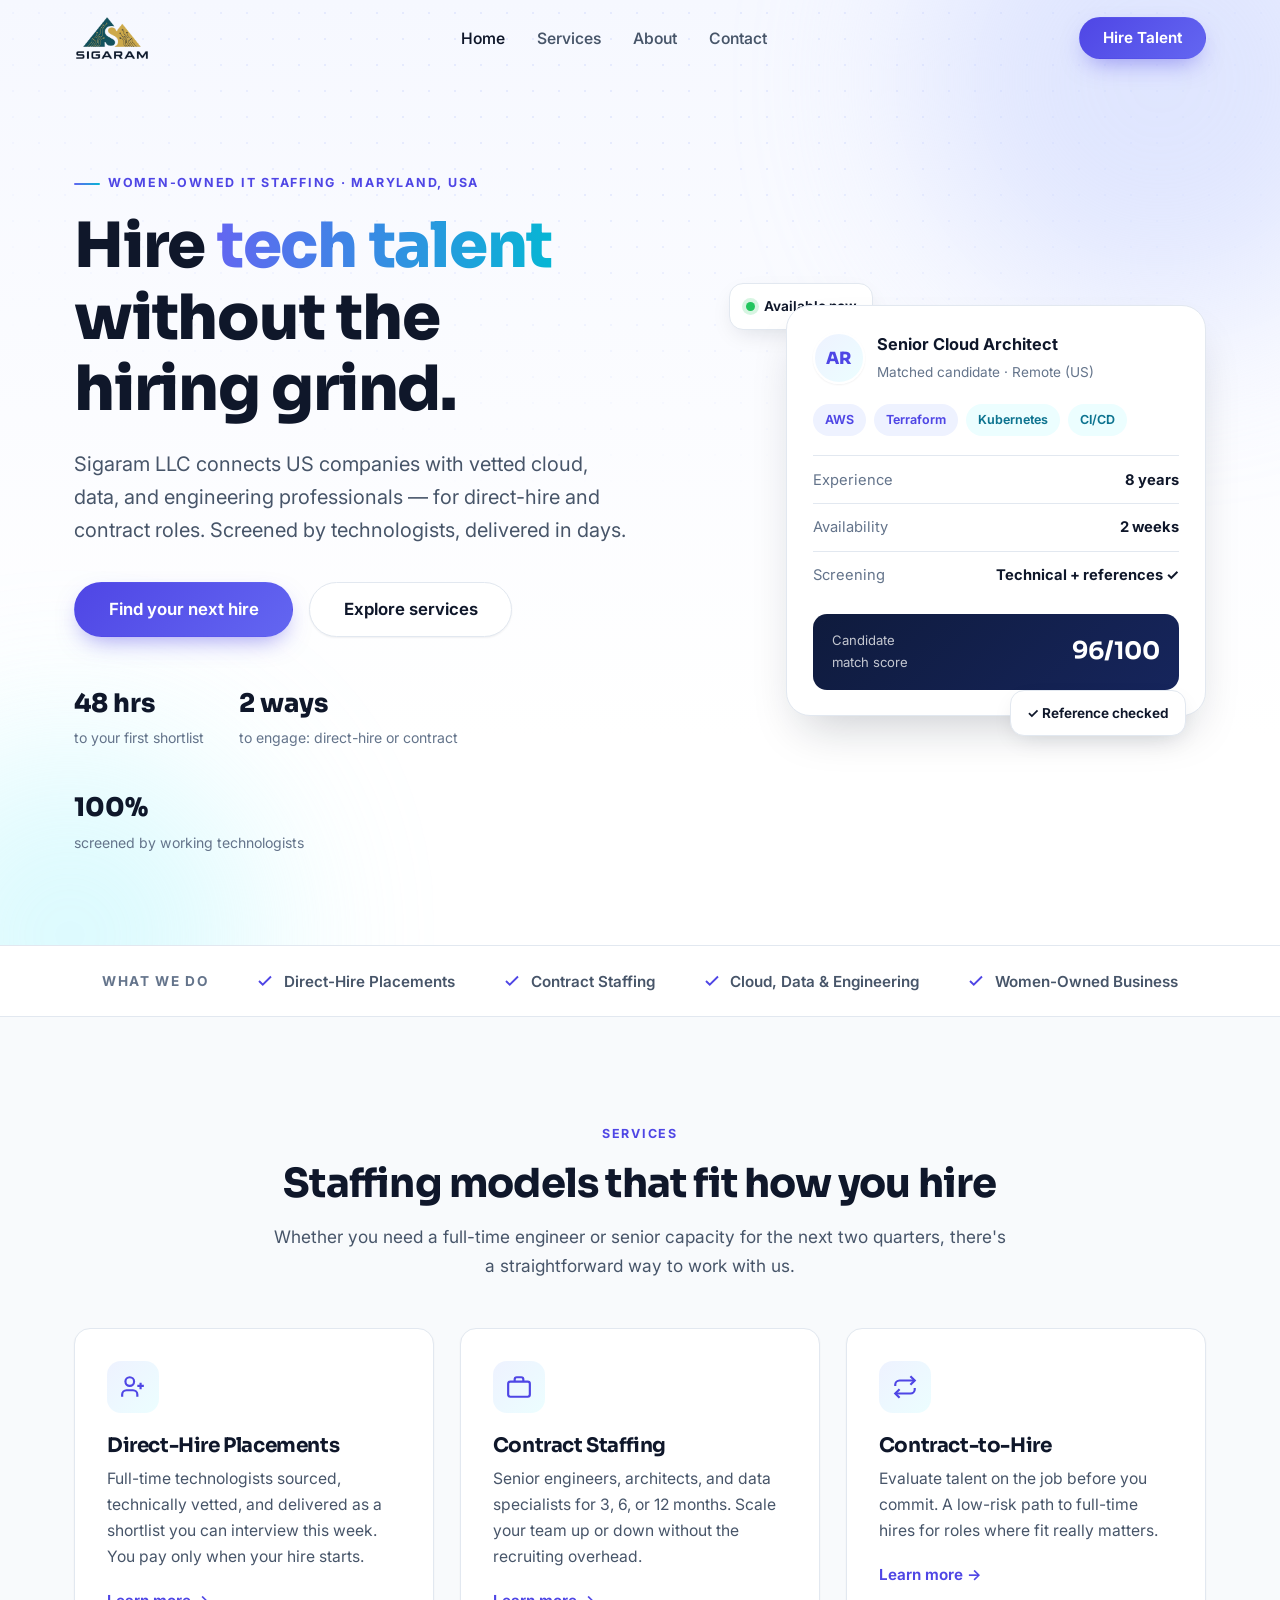
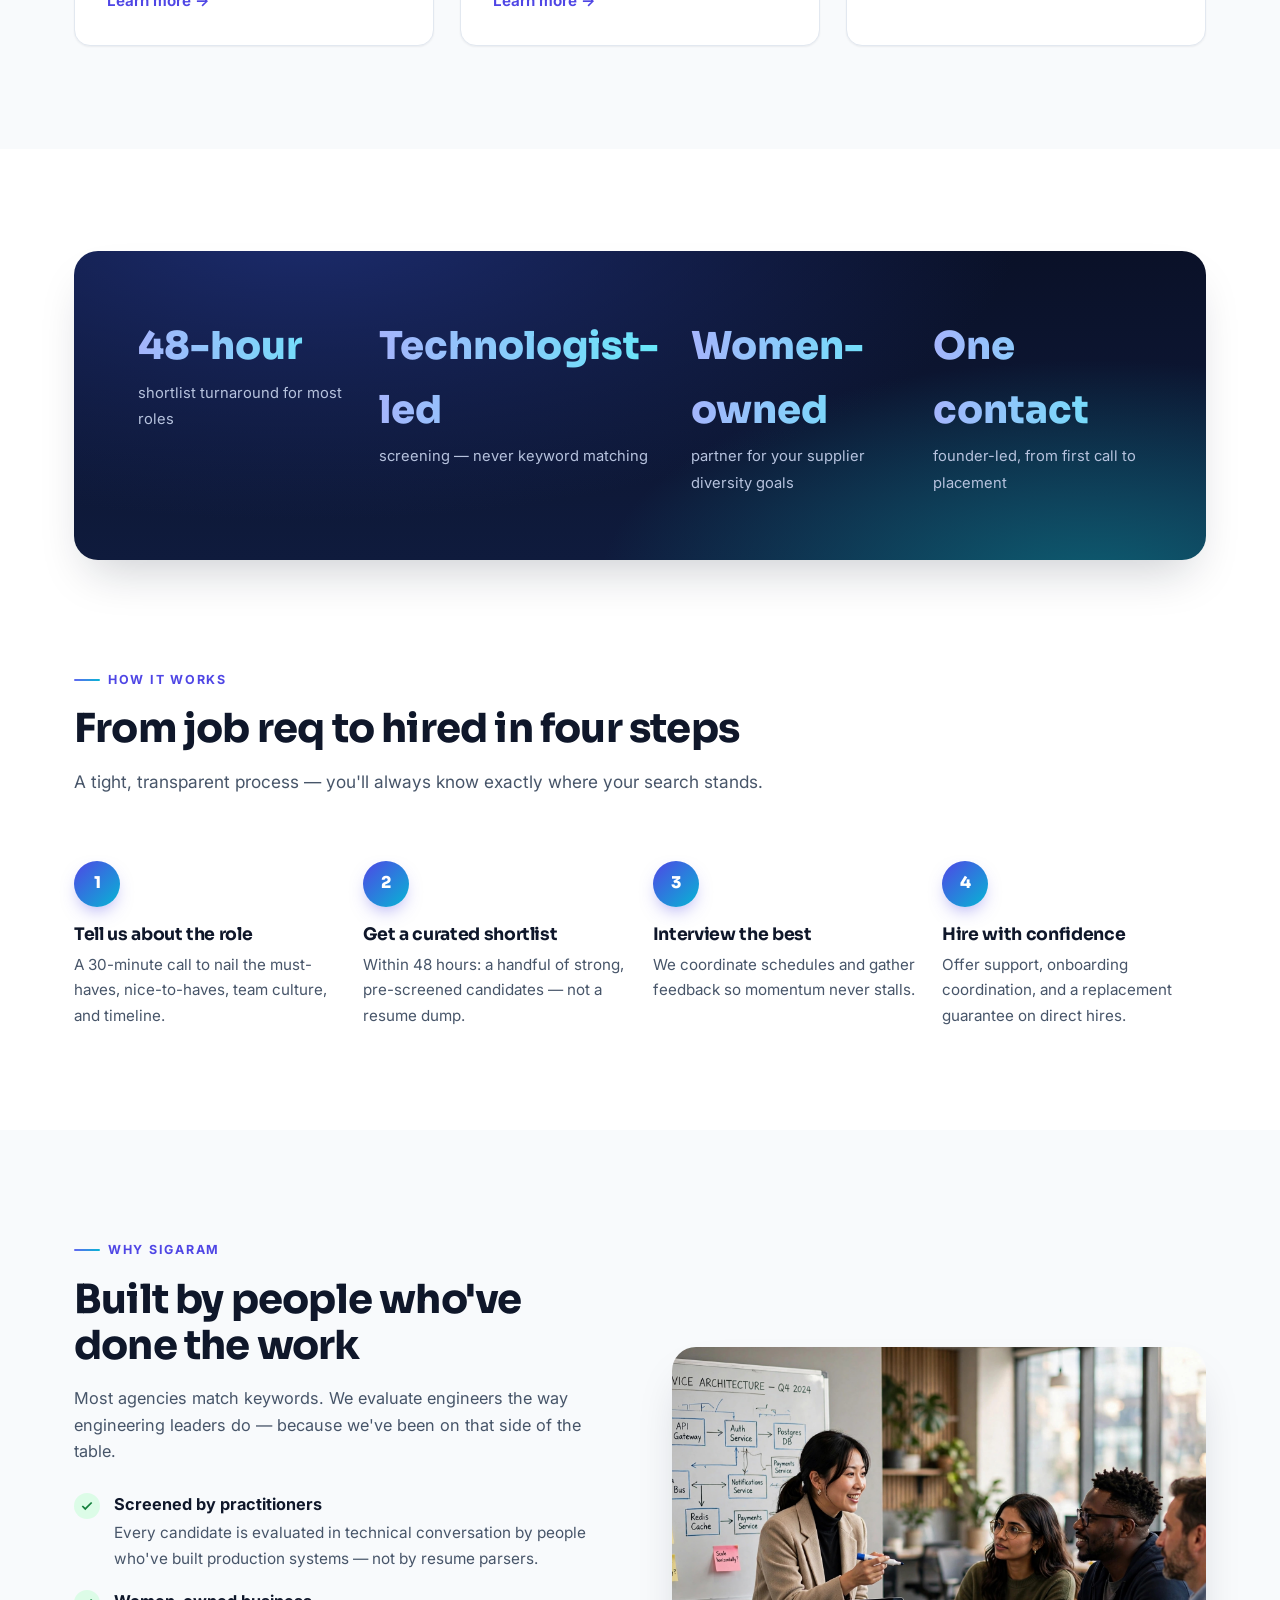
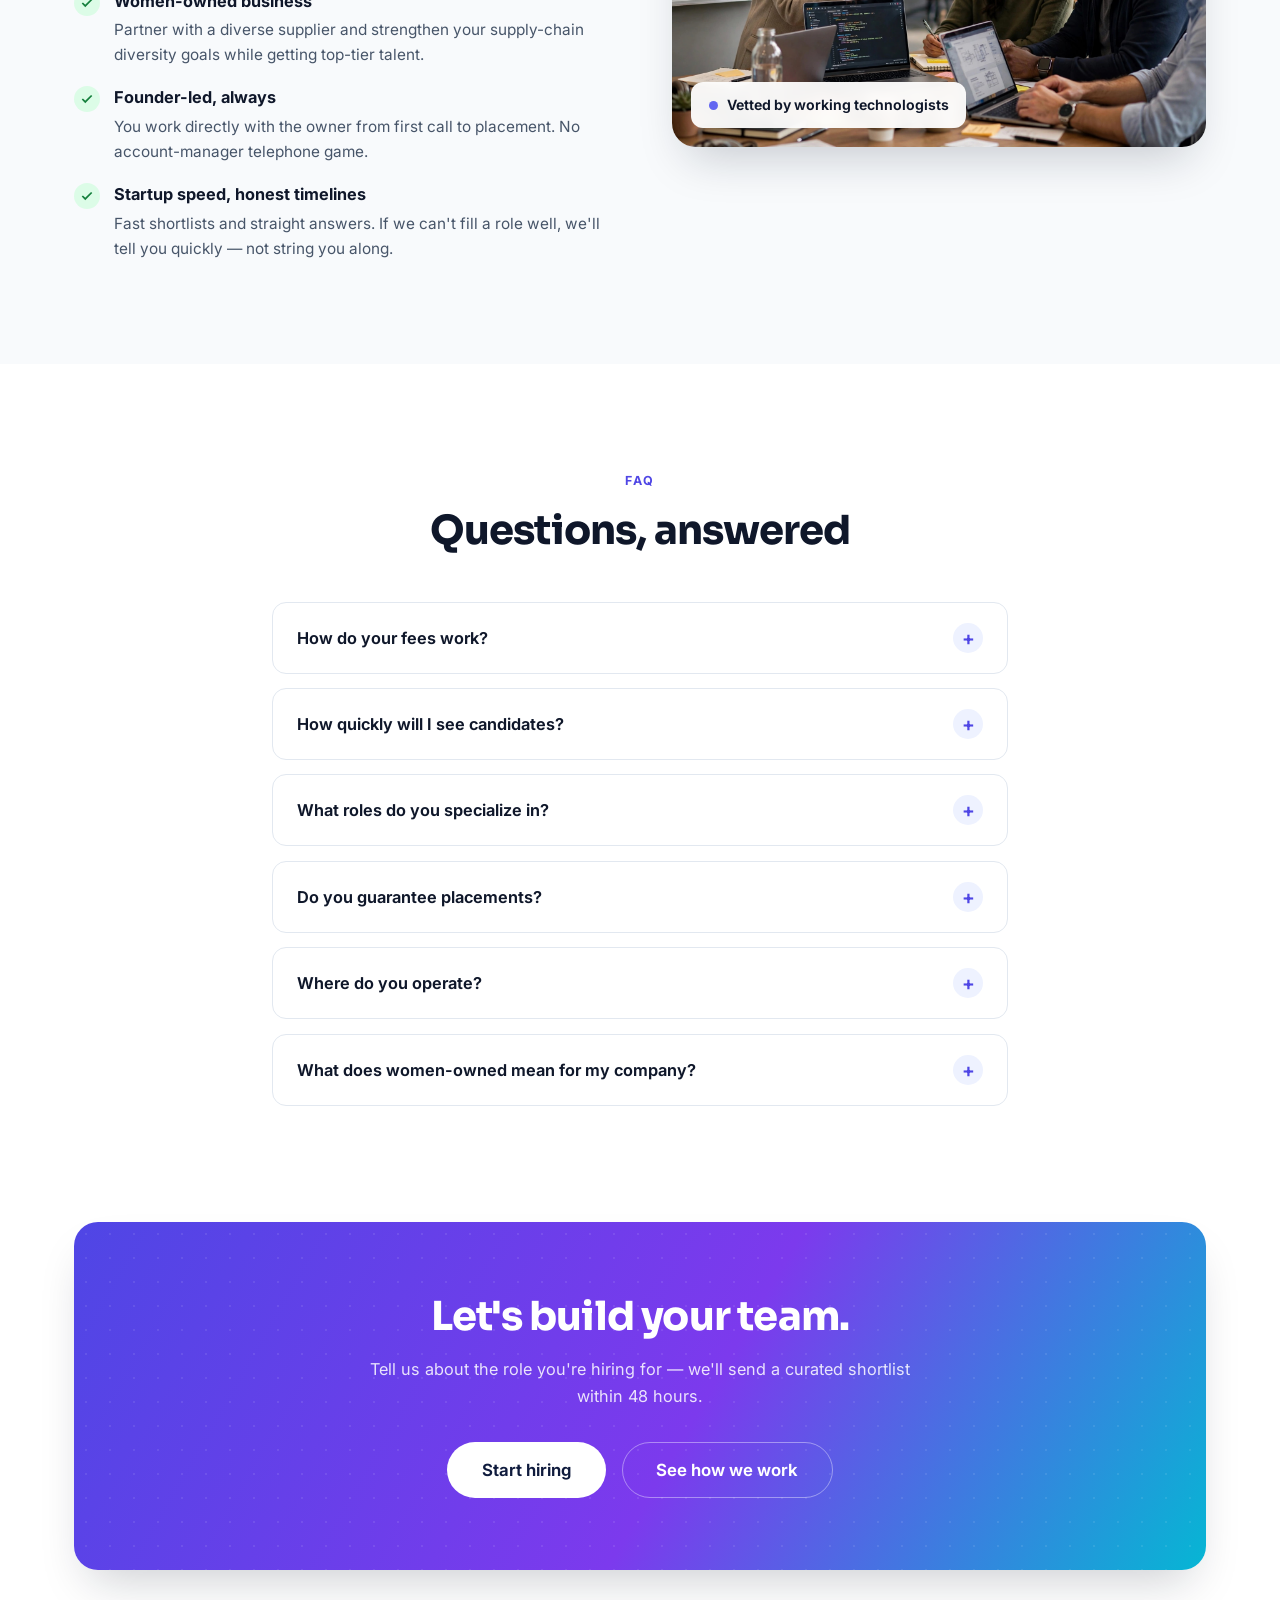
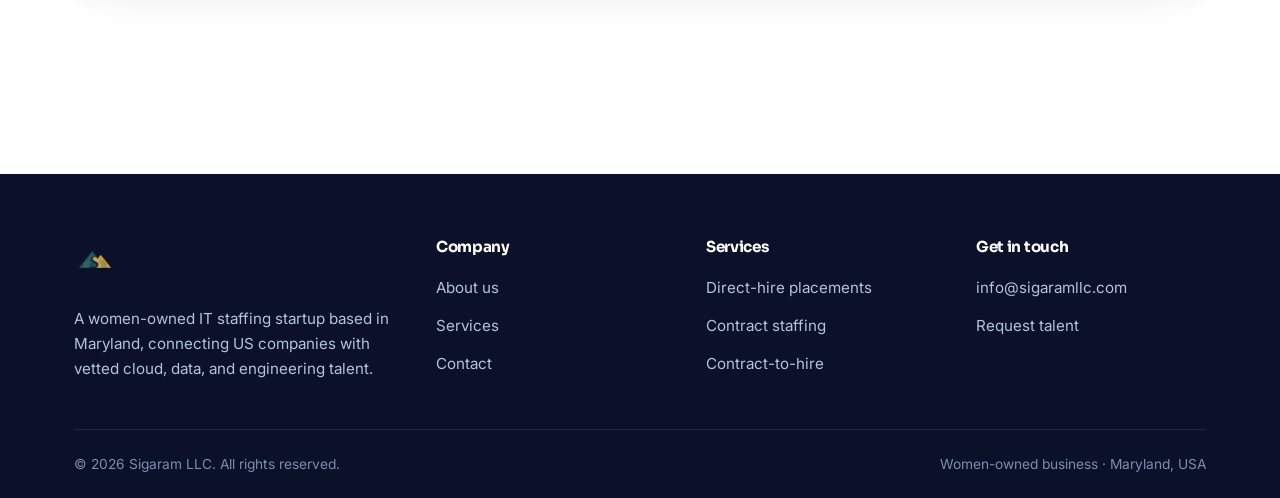
<file: index.html>
<!DOCTYPE html>
<html lang="en">
<head>
  <meta charset="UTF-8">
  <meta name="viewport" content="width=device-width, initial-scale=1.0">
  <title>Sigaram LLC — Women-Owned IT Staffing | Direct-Hire & Contract Talent</title>
  <meta name="description" content="Sigaram LLC is a women-owned IT staffing startup based in Maryland, connecting US companies with vetted cloud, data, and engineering talent for direct-hire and contract roles.">
  <link rel="icon" type="image/png" href="images/sigaram-favicon.png">
  <link rel="apple-touch-icon" href="images/sigaram-apple-touch.png">
  <link rel="preconnect" href="https://fonts.googleapis.com">
  <link rel="preconnect" href="https://fonts.gstatic.com" crossorigin>
  <link href="https://fonts.googleapis.com/css2?family=Inter:wght@400;500;600;700&family=Sora:wght@600;700;800&display=swap" rel="stylesheet">
  <link rel="stylesheet" href="css/styles.css">
  <script type="application/ld+json">
  {
    "@context": "https://schema.org",
    "@type": "ProfessionalService",
    "name": "Sigaram LLC",
    "url": "https://sigaramllc.com",
    "description": "Women-owned IT staffing firm providing direct-hire placements and contract staffing for cloud, data, and engineering roles.",
    "areaServed": "United States",
    "address": { "@type": "PostalAddress", "addressRegion": "MD", "addressCountry": "US" }
  }
  </script>
</head>
<body>

<header class="site-header">
  <div class="container nav-wrap">
    <a class="logo" href="index.html" aria-label="Sigaram LLC — home">
      <img src="images/sigaram-logo.png" alt="Sigaram LLC" class="logo-img">
    </a>
    <nav aria-label="Primary">
      <ul class="nav-links" id="nav-links">
        <li><a href="index.html">Home</a></li>
        <li><a href="services.html">Services</a></li>
        <li><a href="about.html">About</a></li>
        <li><a href="contact.html">Contact</a></li>
      </ul>
    </nav>
    <div class="nav-cta">
      <a class="btn btn-primary" href="contact.html">Hire Talent</a>
      <button class="menu-toggle" aria-label="Open menu" aria-expanded="false"><span></span><span></span><span></span></button>
    </div>
  </div>
</header>

<main>
  <!-- ============ HERO ============ -->
  <section class="hero">
    <div class="blob blob-1"></div>
    <div class="blob blob-2"></div>
    <div class="container hero-grid">
      <div class="hero-copy">
        <span class="eyebrow">Women-Owned IT Staffing · Maryland, USA</span>
        <h1 class="display">Hire <span class="grad-text">tech talent</span> without the hiring grind.</h1>
        <p class="lead">Sigaram LLC connects US companies with vetted cloud, data, and engineering professionals — for direct-hire and contract roles. Screened by technologists, delivered in days.</p>
        <div class="hero-actions">
          <a class="btn btn-primary btn-lg" href="contact.html">Find your next hire</a>
          <a class="btn btn-ghost btn-lg" href="services.html">Explore services</a>
        </div>
        <div class="hero-proof">
          <div class="stat"><b>48 hrs</b><span>to your first shortlist</span></div>
          <div class="stat"><b>2 ways</b><span>to engage: direct-hire or contract</span></div>
          <div class="stat"><b>100%</b><span>screened by working technologists</span></div>
        </div>
      </div>
      <div class="hero-visual">
        <div class="float-chip chip-1"><span class="dot"></span>Available now</div>
        <div class="match-card">
          <div class="mc-head">
            <div class="avatar">AR</div>
            <div><b>Senior Cloud Architect</b><span>Matched candidate · Remote (US)</span></div>
          </div>
          <div class="mc-tags">
            <span class="tag">AWS</span><span class="tag">Terraform</span><span class="tag teal">Kubernetes</span><span class="tag teal">CI/CD</span>
          </div>
          <div class="mc-row"><span>Experience</span><b>8 years</b></div>
          <div class="mc-row"><span>Availability</span><b>2 weeks</b></div>
          <div class="mc-row"><span>Screening</span><b>Technical + references ✓</b></div>
          <div class="match-score"><span>Candidate<br>match score</span><b>96/100</b></div>
        </div>
        <div class="float-chip chip-2">✓ Reference checked</div>
      </div>
    </div>
  </section>

  <!-- ============ TRUST STRIP ============ -->
  <div class="trust">
    <div class="trust-inner">
      <span>What we do</span>
      <div class="t-item"><svg width="18" height="18" viewBox="0 0 24 24" fill="none" stroke="#4f46e5" stroke-width="2.5"><path d="M20 6L9 17l-5-5"/></svg>Direct-Hire Placements</div>
      <div class="t-item"><svg width="18" height="18" viewBox="0 0 24 24" fill="none" stroke="#4f46e5" stroke-width="2.5"><path d="M20 6L9 17l-5-5"/></svg>Contract Staffing</div>
      <div class="t-item"><svg width="18" height="18" viewBox="0 0 24 24" fill="none" stroke="#4f46e5" stroke-width="2.5"><path d="M20 6L9 17l-5-5"/></svg>Cloud, Data &amp; Engineering</div>
      <div class="t-item"><svg width="18" height="18" viewBox="0 0 24 24" fill="none" stroke="#4f46e5" stroke-width="2.5"><path d="M20 6L9 17l-5-5"/></svg>Women-Owned Business</div>
    </div>
  </div>

  <!-- ============ SERVICES PREVIEW ============ -->
  <section class="section section-soft">
    <div class="container">
      <div class="section-head center reveal">
        <span class="eyebrow">Services</span>
        <h2 class="h2">Staffing models that fit how you hire</h2>
        <p>Whether you need a full-time engineer or senior capacity for the next two quarters, there's a straightforward way to work with us.</p>
      </div>
      <div class="grid-3">
        <div class="card reveal">
          <div class="icon"><svg width="26" height="26" viewBox="0 0 24 24" fill="none" stroke="#4f46e5" stroke-width="2"><path d="M16 21v-2a4 4 0 00-4-4H6a4 4 0 00-4 4v2"/><circle cx="9" cy="7" r="4"/><path d="M19 8v6M22 11h-6"/></svg></div>
          <h3 class="h3">Direct-Hire Placements</h3>
          <p>Full-time technologists sourced, technically vetted, and delivered as a shortlist you can interview this week. You pay only when your hire starts.</p>
          <a class="card-link" href="services.html#direct-hire">Learn more →</a>
        </div>
        <div class="card reveal reveal-d1">
          <div class="icon"><svg width="26" height="26" viewBox="0 0 24 24" fill="none" stroke="#4f46e5" stroke-width="2"><rect x="2" y="7" width="20" height="14" rx="2"/><path d="M16 7V5a2 2 0 00-2-2h-4a2 2 0 00-2 2v2"/></svg></div>
          <h3 class="h3">Contract Staffing</h3>
          <p>Senior engineers, architects, and data specialists for 3, 6, or 12 months. Scale your team up or down without the recruiting overhead.</p>
          <a class="card-link" href="services.html#contract">Learn more →</a>
        </div>
        <div class="card reveal reveal-d2">
          <div class="icon"><svg width="26" height="26" viewBox="0 0 24 24" fill="none" stroke="#4f46e5" stroke-width="2"><path d="M17 2l4 4-4 4"/><path d="M3 11v-1a4 4 0 014-4h14"/><path d="M7 22l-4-4 4-4"/><path d="M21 13v1a4 4 0 01-4 4H3"/></svg></div>
          <h3 class="h3">Contract-to-Hire</h3>
          <p>Evaluate talent on the job before you commit. A low-risk path to full-time hires for roles where fit really matters.</p>
          <a class="card-link" href="services.html#contract-to-hire">Learn more →</a>
        </div>
      </div>
    </div>
  </section>

  <!-- ============ DARK BAND ============ -->
  <section class="section">
    <div class="container">
      <div class="band-dark reveal">
        <div class="bstat"><b>48-hour</b><span>shortlist turnaround for most roles</span></div>
        <div class="bstat"><b>Technologist-led</b><span>screening — never keyword matching</span></div>
        <div class="bstat"><b>Women-owned</b><span>partner for your supplier diversity goals</span></div>
        <div class="bstat"><b>One contact</b><span>founder-led, from first call to placement</span></div>
      </div>
    </div>
  </section>

  <!-- ============ PROCESS ============ -->
  <section class="section" style="padding-top:0">
    <div class="container">
      <div class="section-head reveal">
        <span class="eyebrow">How it works</span>
        <h2 class="h2">From job req to hired in four steps</h2>
        <p>A tight, transparent process — you'll always know exactly where your search stands.</p>
      </div>
      <div class="steps">
        <div class="step reveal"><div class="n">1</div><h3>Tell us about the role</h3><p>A 30-minute call to nail the must-haves, nice-to-haves, team culture, and timeline.</p></div>
        <div class="step reveal reveal-d1"><div class="n">2</div><h3>Get a curated shortlist</h3><p>Within 48 hours: a handful of strong, pre-screened candidates — not a resume dump.</p></div>
        <div class="step reveal reveal-d2"><div class="n">3</div><h3>Interview the best</h3><p>We coordinate schedules and gather feedback so momentum never stalls.</p></div>
        <div class="step reveal reveal-d3"><div class="n">4</div><h3>Hire with confidence</h3><p>Offer support, onboarding coordination, and a replacement guarantee on direct hires.</p></div>
      </div>
    </div>
  </section>

  <!-- ============ WHY US ============ -->
  <section class="section section-soft">
    <div class="container split">
      <div class="reveal">
        <span class="eyebrow">Why Sigaram</span>
        <h2 class="h2">Built by people who've done the work</h2>
        <p style="color:var(--muted);margin-top:1rem">Most agencies match keywords. We evaluate engineers the way engineering leaders do — because we've been on that side of the table.</p>
        <ul class="check-list">
          <li><span class="ck"><svg width="14" height="14" viewBox="0 0 24 24" fill="none" stroke="currentColor" stroke-width="3"><path d="M20 6L9 17l-5-5"/></svg></span><div><b>Screened by practitioners</b><p>Every candidate is evaluated in technical conversation by people who've built production systems — not by resume parsers.</p></div></li>
          <li><span class="ck"><svg width="14" height="14" viewBox="0 0 24 24" fill="none" stroke="currentColor" stroke-width="3"><path d="M20 6L9 17l-5-5"/></svg></span><div><b>Women-owned business</b><p>Partner with a diverse supplier and strengthen your supply-chain diversity goals while getting top-tier talent.</p></div></li>
          <li><span class="ck"><svg width="14" height="14" viewBox="0 0 24 24" fill="none" stroke="currentColor" stroke-width="3"><path d="M20 6L9 17l-5-5"/></svg></span><div><b>Founder-led, always</b><p>You work directly with the owner from first call to placement. No account-manager telephone game.</p></div></li>
          <li><span class="ck"><svg width="14" height="14" viewBox="0 0 24 24" fill="none" stroke="currentColor" stroke-width="3"><path d="M20 6L9 17l-5-5"/></svg></span><div><b>Startup speed, honest timelines</b><p>Fast shortlists and straight answers. If we can't fill a role well, we'll tell you quickly — not string you along.</p></div></li>
        </ul>
      </div>
      <div class="reveal reveal-d1">
        <div class="img-frame">
          <img src="images/team-collaboration.jpg" alt="Technology professionals collaborating in a modern office" loading="lazy">
          <div class="img-badge"><span class="dot"></span>Vetted by working technologists</div>
        </div>
      </div>
    </div>
  </section>

  <!-- ============ FAQ ============ -->
  <section class="section">
    <div class="container">
      <div class="section-head center reveal">
        <span class="eyebrow">FAQ</span>
        <h2 class="h2">Questions, answered</h2>
      </div>
      <div class="faq reveal">
        <div class="faq-item">
          <button class="faq-q" aria-expanded="false">How do your fees work?<span class="plus">+</span></button>
          <div class="faq-a"><p>For direct-hire placements, a one-time fee based on the role's first-year salary — due only when your hire starts. For contract staffing, a straightforward hourly bill rate. No retainers, no upfront costs.</p></div>
        </div>
        <div class="faq-item">
          <button class="faq-q" aria-expanded="false">How quickly will I see candidates?<span class="plus">+</span></button>
          <div class="faq-a"><p>You'll receive a curated shortlist within 48 hours for most roles. Niche or senior-leadership searches can take a little longer, and we'll tell you that upfront.</p></div>
        </div>
        <div class="faq-item">
          <button class="faq-q" aria-expanded="false">What roles do you specialize in?<span class="plus">+</span></button>
          <div class="faq-a"><p>Cloud and infrastructure (cloud architects, DevOps, platform engineers), software engineering, data (data engineers, analytics), QA automation, and technical project leadership.</p></div>
        </div>
        <div class="faq-item">
          <button class="faq-q" aria-expanded="false">Do you guarantee placements?<span class="plus">+</span></button>
          <div class="faq-a"><p>Yes. If a direct hire doesn't work out within the guarantee period, we find a replacement at no additional charge.</p></div>
        </div>
        <div class="faq-item">
          <button class="faq-q" aria-expanded="false">Where do you operate?<span class="plus">+</span></button>
          <div class="faq-a"><p>We're registered in Maryland and serve clients across the United States, working remote-first for both clients and candidates.</p></div>
        </div>
        <div class="faq-item">
          <button class="faq-q" aria-expanded="false">What does women-owned mean for my company?<span class="plus">+</span></button>
          <div class="faq-a"><p>Partnering with a women-owned business supports your supplier diversity goals while you get the same rigorous, technologist-led vetting we'd give any client.</p></div>
        </div>
      </div>
    </div>
  </section>

  <!-- ============ CTA ============ -->
  <section class="section" style="padding-top:0">
    <div class="container">
      <div class="cta-band reveal">
        <h2 class="h2">Let's build your team.</h2>
        <p>Tell us about the role you're hiring for — we'll send a curated shortlist within 48 hours.</p>
        <div class="hero-actions">
          <a class="btn btn-light btn-lg" href="contact.html">Start hiring</a>
          <a class="btn btn-outline-light btn-lg" href="services.html">See how we work</a>
        </div>
      </div>
    </div>
  </section>
</main>

<footer class="site-footer">
  <div class="container">
    <div class="footer-grid">
      <div class="footer-brand">
        <a class="logo" href="index.html"><img src="images/sigaram-mark.png" alt="Sigaram LLC" class="footer-logo"></a>
        <p>A women-owned IT staffing startup based in Maryland, connecting US companies with vetted cloud, data, and engineering talent.</p>
      </div>
      <div>
        <h4>Company</h4>
        <ul class="footer-links">
          <li><a href="about.html">About us</a></li>
          <li><a href="services.html">Services</a></li>
          <li><a href="contact.html">Contact</a></li>
        </ul>
      </div>
      <div>
        <h4>Services</h4>
        <ul class="footer-links">
          <li><a href="services.html#direct-hire">Direct-hire placements</a></li>
          <li><a href="services.html#contract">Contract staffing</a></li>
          <li><a href="services.html#contract-to-hire">Contract-to-hire</a></li>
        </ul>
      </div>
      <div>
        <h4>Get in touch</h4>
        <ul class="footer-links">
          <li><a href="mailto:info@sigaramllc.com">info@sigaramllc.com</a></li>
          <li><a href="contact.html">Request talent</a></li>
        </ul>
      </div>
    </div>
    <div class="footer-bottom">
      <span>© <span data-year></span> Sigaram LLC. All rights reserved.</span>
      <span>Women-owned business · Maryland, USA</span>
    </div>
  </div>
</footer>

<script src="js/main.js"></script>
</body>
</html>
</file>
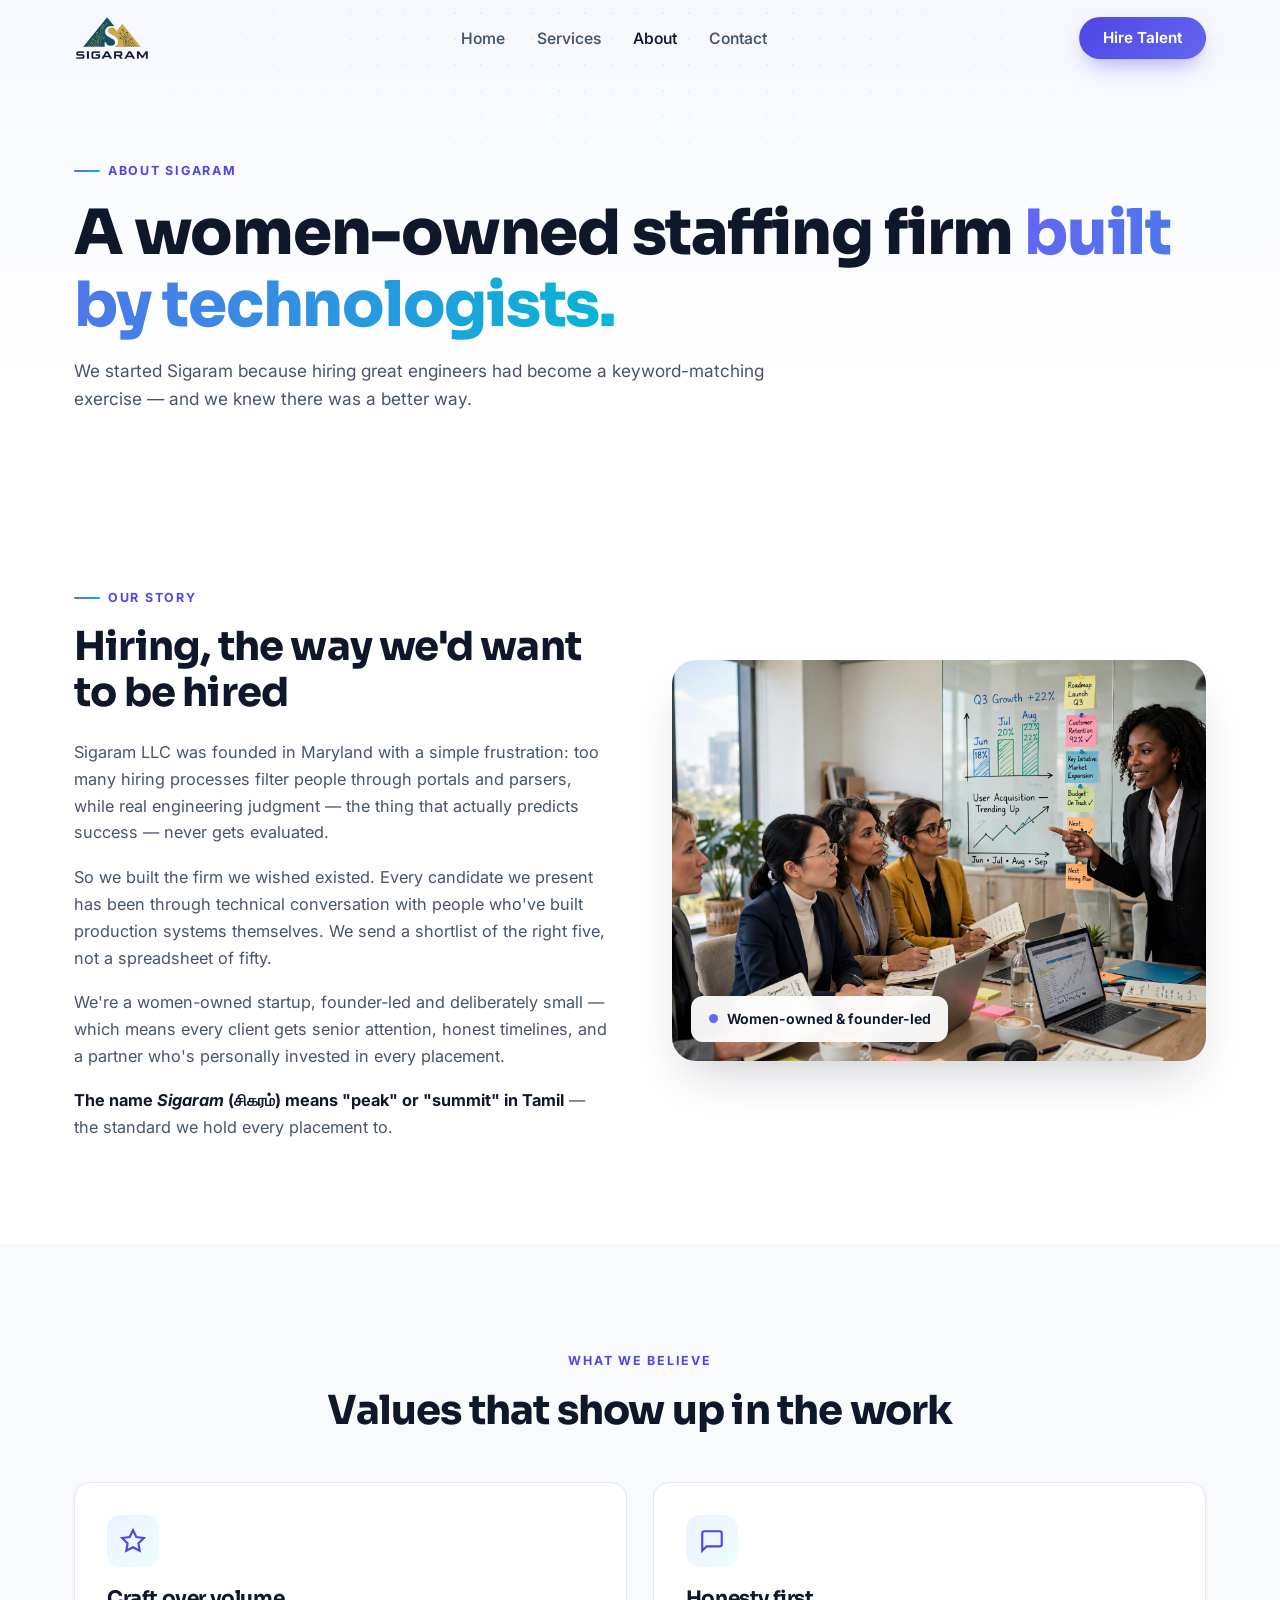
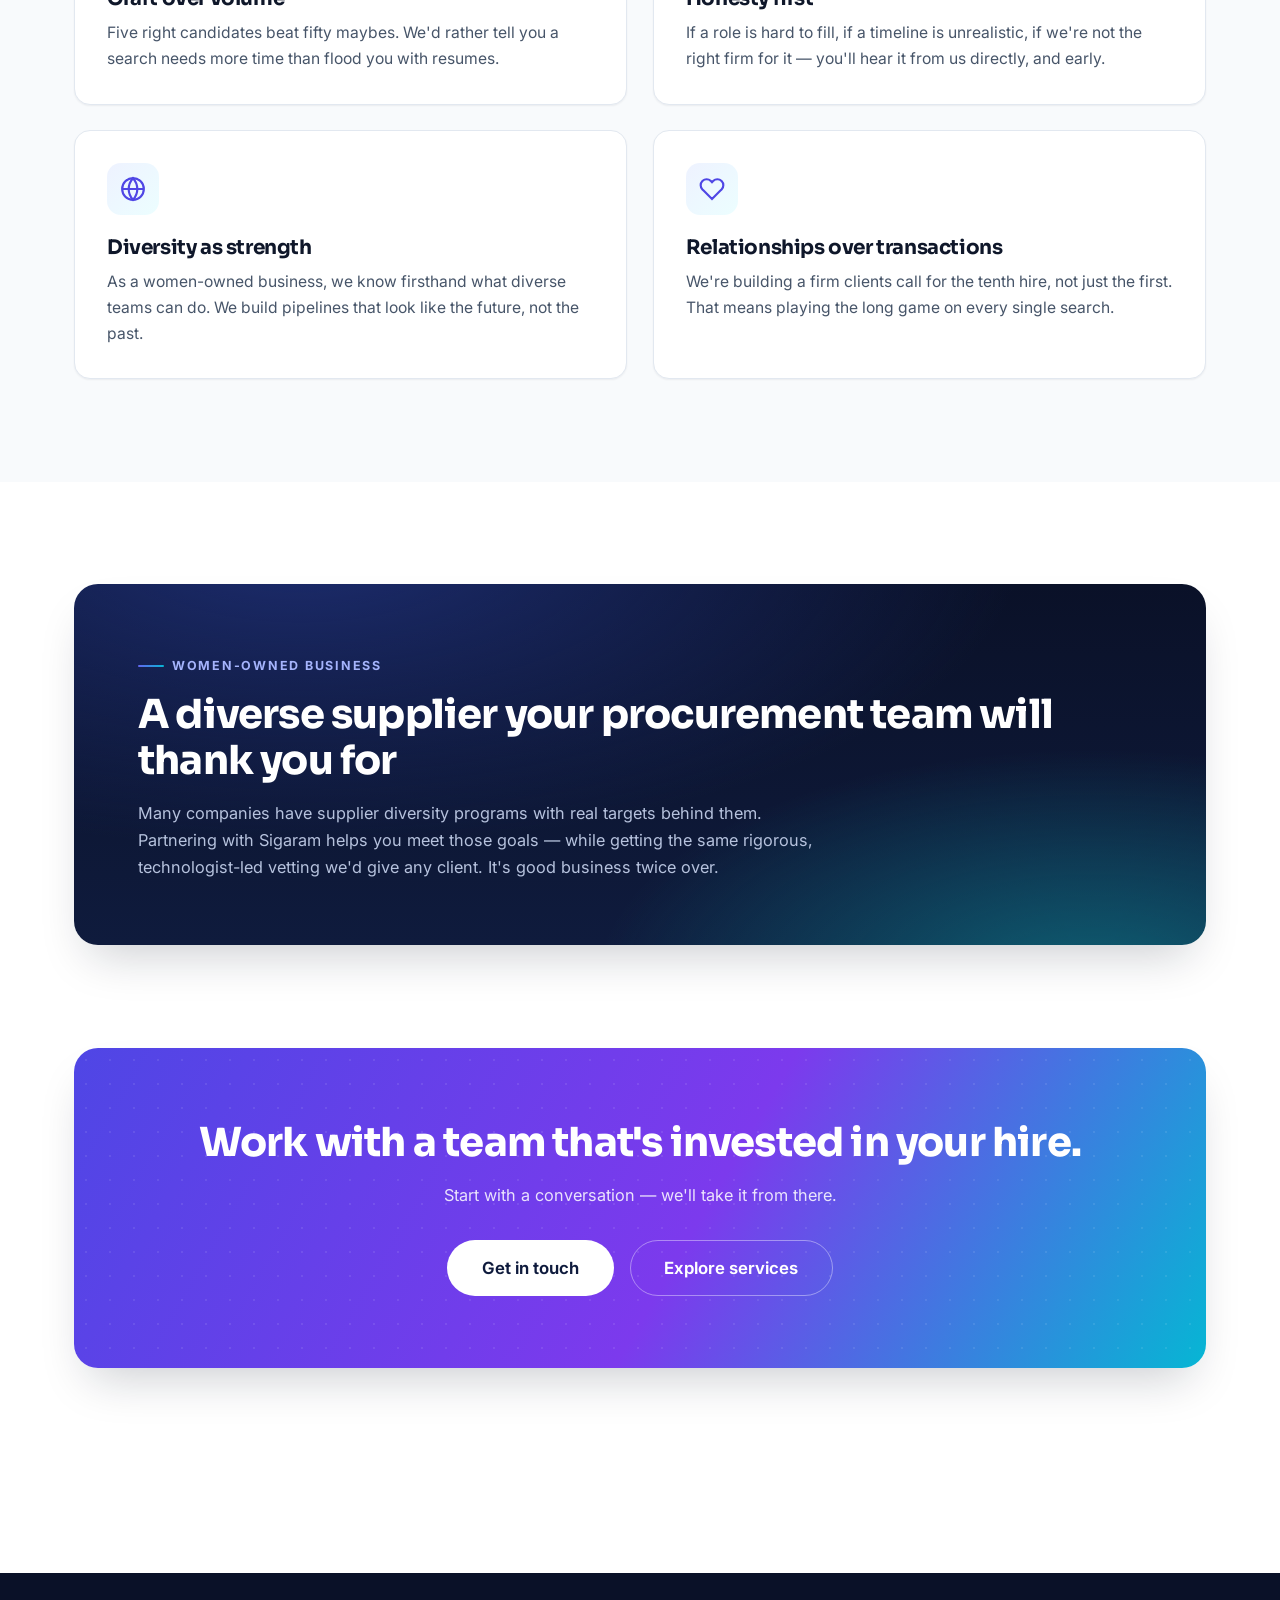
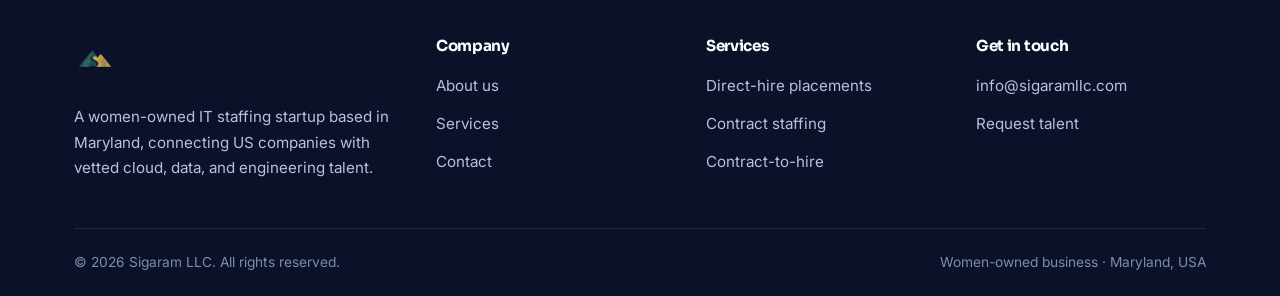
<file: about.html>
<!DOCTYPE html>
<html lang="en">
<head>
  <meta charset="UTF-8">
  <meta name="viewport" content="width=device-width, initial-scale=1.0">
  <title>About — Women-Owned IT Staffing Startup | Sigaram LLC</title>
  <meta name="description" content="Sigaram LLC is a women-owned IT staffing startup based in Maryland. Learn our story, values, and why technologist-led vetting makes the difference.">
  <link rel="icon" type="image/png" href="images/sigaram-favicon.png">
  <link rel="apple-touch-icon" href="images/sigaram-apple-touch.png">
  <link rel="preconnect" href="https://fonts.googleapis.com">
  <link rel="preconnect" href="https://fonts.gstatic.com" crossorigin>
  <link href="https://fonts.googleapis.com/css2?family=Inter:wght@400;500;600;700&family=Sora:wght@600;700;800&display=swap" rel="stylesheet">
  <link rel="stylesheet" href="css/styles.css">
</head>
<body>

<header class="site-header">
  <div class="container nav-wrap">
    <a class="logo" href="index.html" aria-label="Sigaram LLC — home">
      <img src="images/sigaram-logo.png" alt="Sigaram LLC" class="logo-img">
    </a>
    <nav aria-label="Primary">
      <ul class="nav-links" id="nav-links">
        <li><a href="index.html">Home</a></li>
        <li><a href="services.html">Services</a></li>
        <li><a href="about.html">About</a></li>
        <li><a href="contact.html">Contact</a></li>
      </ul>
    </nav>
    <div class="nav-cta">
      <a class="btn btn-primary" href="contact.html">Hire Talent</a>
      <button class="menu-toggle" aria-label="Open menu" aria-expanded="false"><span></span><span></span><span></span></button>
    </div>
  </div>
</header>

<main>
  <section class="page-hero">
    <div class="container">
      <span class="eyebrow">About Sigaram</span>
      <h1 class="display">A women-owned staffing firm <span class="grad-text">built by technologists.</span></h1>
      <p>We started Sigaram because hiring great engineers had become a keyword-matching exercise — and we knew there was a better way.</p>
    </div>
  </section>

  <!-- Story -->
  <section class="section">
    <div class="container split">
      <div class="reveal">
        <span class="eyebrow">Our story</span>
        <h2 class="h2">Hiring, the way we'd want to be hired</h2>
        <div style="display:grid;gap:1.1rem;margin-top:1.4rem;color:var(--muted)">
          <p>Sigaram LLC was founded in Maryland with a simple frustration: too many hiring processes filter people through portals and parsers, while real engineering judgment — the thing that actually predicts success — never gets evaluated.</p>
          <p>So we built the firm we wished existed. Every candidate we present has been through technical conversation with people who've built production systems themselves. We send a shortlist of the right five, not a spreadsheet of fifty.</p>
          <p>We're a women-owned startup, founder-led and deliberately small — which means every client gets senior attention, honest timelines, and a partner who's personally invested in every placement.</p>
          <p><b style="color:var(--ink)">The name <i>Sigaram</i> (சிகரம்) means "peak" or "summit" in Tamil</b> — the standard we hold every placement to.</p>
        </div>
      </div>
      <div class="reveal reveal-d1">
        <div class="img-frame">
          <img src="images/women-leadership.jpg" alt="Women business leaders in a strategy meeting" loading="lazy">
          <div class="img-badge"><span class="dot"></span>Women-owned &amp; founder-led</div>
        </div>
      </div>
    </div>
  </section>

  <!-- Values -->
  <section class="section section-soft">
    <div class="container">
      <div class="section-head center reveal">
        <span class="eyebrow">What we believe</span>
        <h2 class="h2">Values that show up in the work</h2>
      </div>
      <div class="grid-2">
        <div class="card reveal">
          <div class="icon"><svg width="26" height="26" viewBox="0 0 24 24" fill="none" stroke="#4f46e5" stroke-width="2"><path d="M12 2l3.09 6.26L22 9.27l-5 4.87 1.18 6.88L12 17.77l-6.18 3.25L7 14.14 2 9.27l6.91-1.01z"/></svg></div>
          <h3 class="h3">Craft over volume</h3>
          <p>Five right candidates beat fifty maybes. We'd rather tell you a search needs more time than flood you with resumes.</p>
        </div>
        <div class="card reveal reveal-d1">
          <div class="icon"><svg width="26" height="26" viewBox="0 0 24 24" fill="none" stroke="#4f46e5" stroke-width="2"><path d="M21 15a2 2 0 01-2 2H7l-4 4V5a2 2 0 012-2h14a2 2 0 012 2z"/></svg></div>
          <h3 class="h3">Honesty first</h3>
          <p>If a role is hard to fill, if a timeline is unrealistic, if we're not the right firm for it — you'll hear it from us directly, and early.</p>
        </div>
        <div class="card reveal">
          <div class="icon"><svg width="26" height="26" viewBox="0 0 24 24" fill="none" stroke="#4f46e5" stroke-width="2"><circle cx="12" cy="12" r="10"/><path d="M2 12h20M12 2a15.3 15.3 0 014 10 15.3 15.3 0 01-4 10 15.3 15.3 0 01-4-10 15.3 15.3 0 014-10z"/></svg></div>
          <h3 class="h3">Diversity as strength</h3>
          <p>As a women-owned business, we know firsthand what diverse teams can do. We build pipelines that look like the future, not the past.</p>
        </div>
        <div class="card reveal reveal-d1">
          <div class="icon"><svg width="26" height="26" viewBox="0 0 24 24" fill="none" stroke="#4f46e5" stroke-width="2"><path d="M20.84 4.61a5.5 5.5 0 00-7.78 0L12 5.67l-1.06-1.06a5.5 5.5 0 00-7.78 7.78l1.06 1.06L12 21.23l7.78-7.78 1.06-1.06a5.5 5.5 0 000-7.78z"/></svg></div>
          <h3 class="h3">Relationships over transactions</h3>
          <p>We're building a firm clients call for the tenth hire, not just the first. That means playing the long game on every single search.</p>
        </div>
      </div>
    </div>
  </section>

  <!-- Women-owned band -->
  <section class="section">
    <div class="container">
      <div class="band-dark reveal" style="grid-template-columns:1fr;gap:1rem">
        <div>
          <span class="eyebrow" style="color:#a5b4fc">Women-owned business</span>
          <h2 class="h2" style="color:#fff;margin-bottom:1rem">A diverse supplier your procurement team will thank you for</h2>
          <p style="color:#b6c2dd;max-width:44rem">Many companies have supplier diversity programs with real targets behind them. Partnering with Sigaram helps you meet those goals — while getting the same rigorous, technologist-led vetting we'd give any client. It's good business twice over.</p>
        </div>
      </div>
    </div>
  </section>

  <!-- CTA -->
  <section class="section" style="padding-top:0">
    <div class="container">
      <div class="cta-band reveal">
        <h2 class="h2">Work with a team that's invested in your hire.</h2>
        <p>Start with a conversation — we'll take it from there.</p>
        <div class="hero-actions">
          <a class="btn btn-light btn-lg" href="contact.html">Get in touch</a>
          <a class="btn btn-outline-light btn-lg" href="services.html">Explore services</a>
        </div>
      </div>
    </div>
  </section>
</main>

<footer class="site-footer">
  <div class="container">
    <div class="footer-grid">
      <div class="footer-brand">
        <a class="logo" href="index.html"><img src="images/sigaram-mark.png" alt="Sigaram LLC" class="footer-logo"></a>
        <p>A women-owned IT staffing startup based in Maryland, connecting US companies with vetted cloud, data, and engineering talent.</p>
      </div>
      <div>
        <h4>Company</h4>
        <ul class="footer-links">
          <li><a href="about.html">About us</a></li>
          <li><a href="services.html">Services</a></li>
          <li><a href="contact.html">Contact</a></li>
        </ul>
      </div>
      <div>
        <h4>Services</h4>
        <ul class="footer-links">
          <li><a href="services.html#direct-hire">Direct-hire placements</a></li>
          <li><a href="services.html#contract">Contract staffing</a></li>
          <li><a href="services.html#contract-to-hire">Contract-to-hire</a></li>
        </ul>
      </div>
      <div>
        <h4>Get in touch</h4>
        <ul class="footer-links">
          <li><a href="mailto:info@sigaramllc.com">info@sigaramllc.com</a></li>
          <li><a href="contact.html">Request talent</a></li>
        </ul>
      </div>
    </div>
    <div class="footer-bottom">
      <span>© <span data-year></span> Sigaram LLC. All rights reserved.</span>
      <span>Women-owned business · Maryland, USA</span>
    </div>
  </div>
</footer>

<script src="js/main.js"></script>
</body>
</html>
</file>
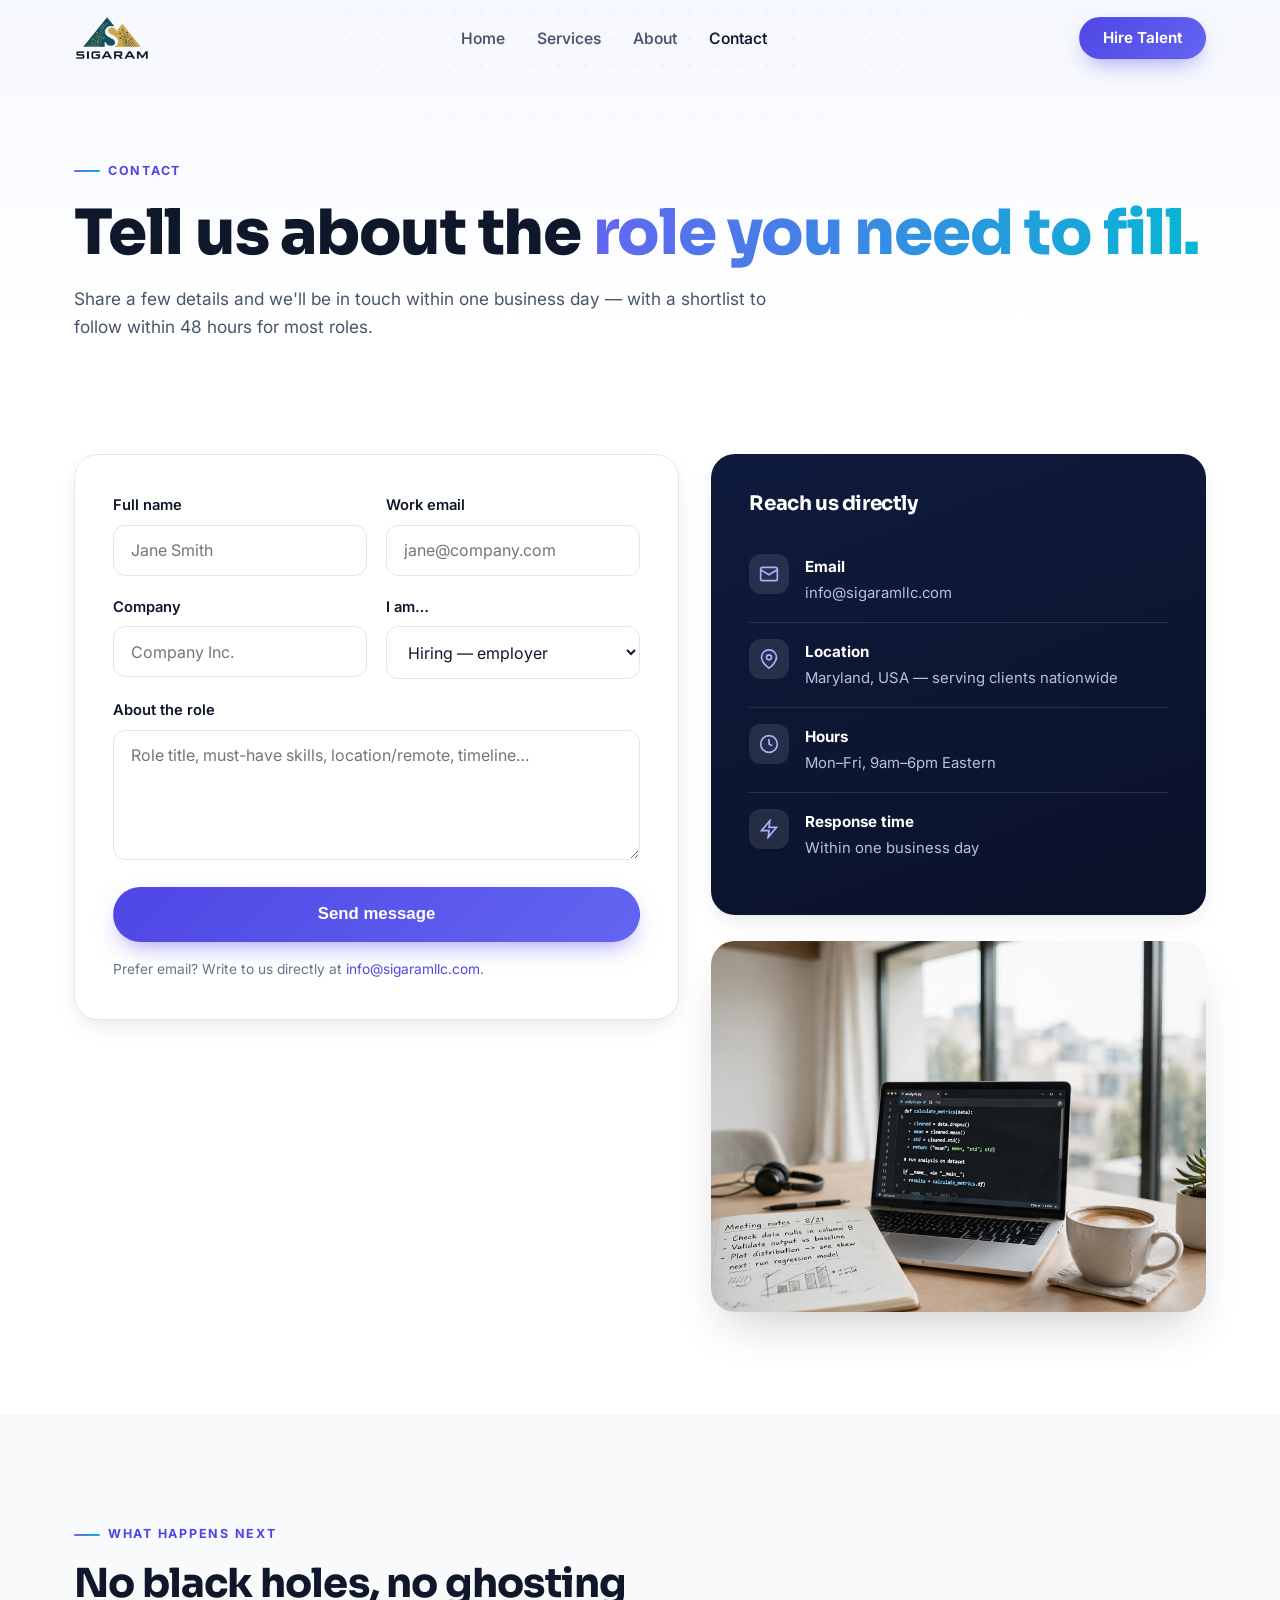
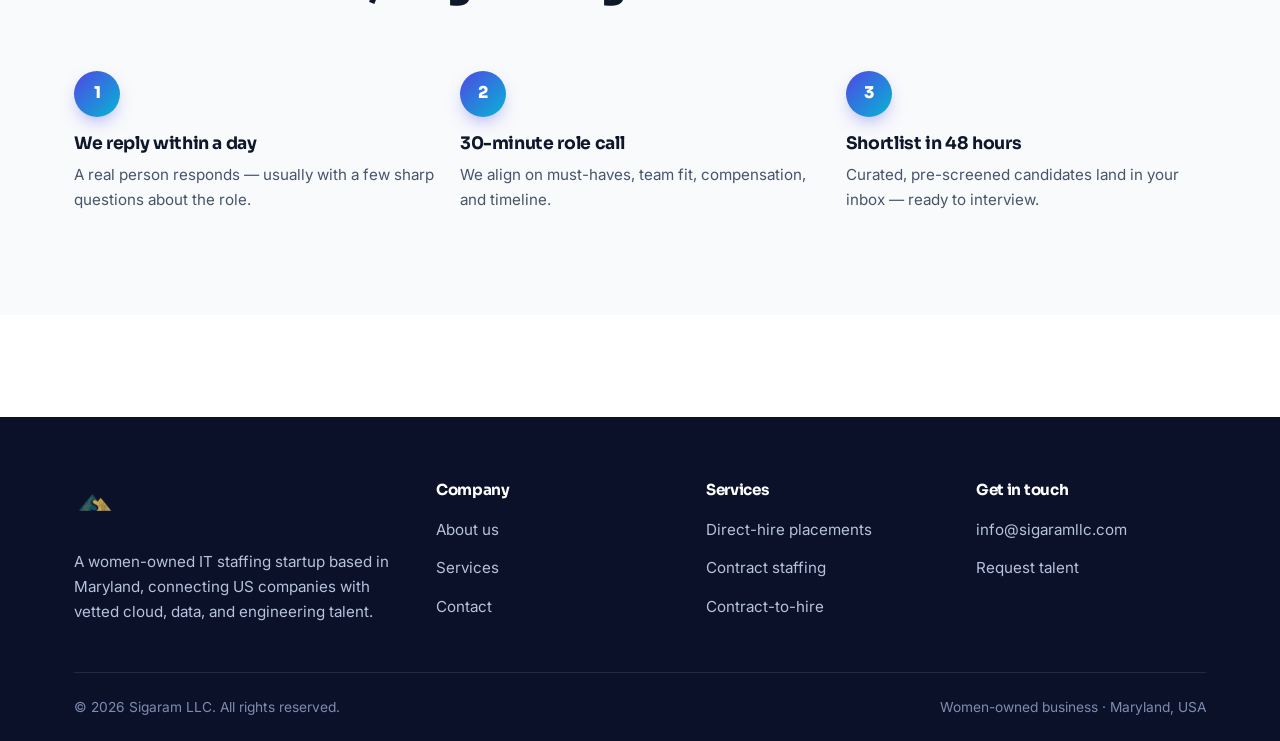
<file: contact.html>
<!DOCTYPE html>
<html lang="en">
<head>
  <meta charset="UTF-8">
  <meta name="viewport" content="width=device-width, initial-scale=1.0">
  <title>Contact — Request IT Talent | Sigaram LLC</title>
  <meta name="description" content="Tell Sigaram LLC about the role you need to fill and get a curated shortlist of vetted IT talent within 48 hours.">
  <link rel="icon" type="image/png" href="images/sigaram-favicon.png">
  <link rel="apple-touch-icon" href="images/sigaram-apple-touch.png">
  <link rel="preconnect" href="https://fonts.googleapis.com">
  <link rel="preconnect" href="https://fonts.gstatic.com" crossorigin>
  <link href="https://fonts.googleapis.com/css2?family=Inter:wght@400;500;600;700&family=Sora:wght@600;700;800&display=swap" rel="stylesheet">
  <link rel="stylesheet" href="css/styles.css">
</head>
<body>

<header class="site-header">
  <div class="container nav-wrap">
    <a class="logo" href="index.html" aria-label="Sigaram LLC — home">
      <img src="images/sigaram-logo.png" alt="Sigaram LLC" class="logo-img">
    </a>
    <nav aria-label="Primary">
      <ul class="nav-links" id="nav-links">
        <li><a href="index.html">Home</a></li>
        <li><a href="services.html">Services</a></li>
        <li><a href="about.html">About</a></li>
        <li><a href="contact.html">Contact</a></li>
      </ul>
    </nav>
    <div class="nav-cta">
      <a class="btn btn-primary" href="contact.html">Hire Talent</a>
      <button class="menu-toggle" aria-label="Open menu" aria-expanded="false"><span></span><span></span><span></span></button>
    </div>
  </div>
</header>

<main>
  <section class="page-hero">
    <div class="container">
      <span class="eyebrow">Contact</span>
      <h1 class="display">Tell us about the <span class="grad-text">role you need to fill.</span></h1>
      <p>Share a few details and we'll be in touch within one business day — with a shortlist to follow within 48 hours for most roles.</p>
    </div>
  </section>

  <section class="section" style="padding-top:clamp(2rem,4vw,3rem)">
    <div class="container contact-grid">
      <div class="form-card reveal">
        <form id="contact-form" novalidate>
          <div class="field-row">
            <div class="field">
              <label for="f-name">Full name</label>
              <input id="f-name" name="name" type="text" autocomplete="name" required placeholder="Jane Smith">
            </div>
            <div class="field">
              <label for="f-email">Work email</label>
              <input id="f-email" name="email" type="email" autocomplete="email" required placeholder="jane@company.com">
            </div>
          </div>
          <div class="field-row">
            <div class="field">
              <label for="f-company">Company</label>
              <input id="f-company" name="company" type="text" autocomplete="organization" placeholder="Company Inc.">
            </div>
            <div class="field">
              <label for="f-type">I am…</label>
              <select id="f-type" name="inquiry_type">
                <option>Hiring — employer</option>
                <option>Looking for work — technologist</option>
                <option>Something else</option>
              </select>
            </div>
          </div>
          <div class="field">
            <label for="f-msg">About the role</label>
            <textarea id="f-msg" name="message" required placeholder="Role title, must-have skills, location/remote, timeline…"></textarea>
          </div>
          <button class="btn btn-primary btn-lg" type="submit" style="width:100%">Send message</button>
          <div id="form-status" class="form-status" role="status"></div>
          <p class="form-note">Prefer email? Write to us directly at <a href="mailto:info@sigaramllc.com">info@sigaramllc.com</a>.</p>
        </form>
      </div>

      <div class="reveal reveal-d1" style="display:grid;gap:1.6rem">
        <div class="info-card">
          <h3 class="h3">Reach us directly</h3>
          <div class="info-row">
            <span class="ic"><svg width="20" height="20" viewBox="0 0 24 24" fill="none" stroke="#a5b4fc" stroke-width="2"><rect x="2" y="4" width="20" height="16" rx="2"/><path d="M22 7l-10 6L2 7"/></svg></span>
            <div><b>Email</b><a href="mailto:info@sigaramllc.com">info@sigaramllc.com</a></div>
          </div>
          <div class="info-row">
            <span class="ic"><svg width="20" height="20" viewBox="0 0 24 24" fill="none" stroke="#a5b4fc" stroke-width="2"><path d="M21 10c0 7-9 13-9 13S3 17 3 10a9 9 0 0118 0z"/><circle cx="12" cy="10" r="3"/></svg></span>
            <div><b>Location</b><span>Maryland, USA — serving clients nationwide</span></div>
          </div>
          <div class="info-row">
            <span class="ic"><svg width="20" height="20" viewBox="0 0 24 24" fill="none" stroke="#a5b4fc" stroke-width="2"><circle cx="12" cy="12" r="10"/><path d="M12 6v6l4 2"/></svg></span>
            <div><b>Hours</b><span>Mon–Fri, 9am–6pm Eastern</span></div>
          </div>
          <div class="info-row">
            <span class="ic"><svg width="20" height="20" viewBox="0 0 24 24" fill="none" stroke="#a5b4fc" stroke-width="2"><path d="M13 2L3 14h9l-1 8 10-12h-9l1-8z"/></svg></span>
            <div><b>Response time</b><span>Within one business day</span></div>
          </div>
        </div>
        <div class="img-frame">
          <img src="images/modern-workspace.jpg" alt="Modern workspace with laptop showing code" loading="lazy">
        </div>
      </div>
    </div>
  </section>

  <!-- What happens next -->
  <section class="section section-soft">
    <div class="container">
      <div class="section-head reveal">
        <span class="eyebrow">What happens next</span>
        <h2 class="h2">No black holes, no ghosting</h2>
      </div>
      <div class="steps" style="grid-template-columns:repeat(3,1fr)">
        <div class="step reveal"><div class="n">1</div><h3>We reply within a day</h3><p>A real person responds — usually with a few sharp questions about the role.</p></div>
        <div class="step reveal reveal-d1"><div class="n">2</div><h3>30-minute role call</h3><p>We align on must-haves, team fit, compensation, and timeline.</p></div>
        <div class="step reveal reveal-d2"><div class="n">3</div><h3>Shortlist in 48 hours</h3><p>Curated, pre-screened candidates land in your inbox — ready to interview.</p></div>
      </div>
    </div>
  </section>
</main>

<footer class="site-footer">
  <div class="container">
    <div class="footer-grid">
      <div class="footer-brand">
        <a class="logo" href="index.html"><img src="images/sigaram-mark.png" alt="Sigaram LLC" class="footer-logo"></a>
        <p>A women-owned IT staffing startup based in Maryland, connecting US companies with vetted cloud, data, and engineering talent.</p>
      </div>
      <div>
        <h4>Company</h4>
        <ul class="footer-links">
          <li><a href="about.html">About us</a></li>
          <li><a href="services.html">Services</a></li>
          <li><a href="contact.html">Contact</a></li>
        </ul>
      </div>
      <div>
        <h4>Services</h4>
        <ul class="footer-links">
          <li><a href="services.html#direct-hire">Direct-hire placements</a></li>
          <li><a href="services.html#contract">Contract staffing</a></li>
          <li><a href="services.html#contract-to-hire">Contract-to-hire</a></li>
        </ul>
      </div>
      <div>
        <h4>Get in touch</h4>
        <ul class="footer-links">
          <li><a href="mailto:info@sigaramllc.com">info@sigaramllc.com</a></li>
          <li><a href="contact.html">Request talent</a></li>
        </ul>
      </div>
    </div>
    <div class="footer-bottom">
      <span>© <span data-year></span> Sigaram LLC. All rights reserved.</span>
      <span>Women-owned business · Maryland, USA</span>
    </div>
  </div>
</footer>

<script src="js/main.js"></script>
</body>
</html>
</file>
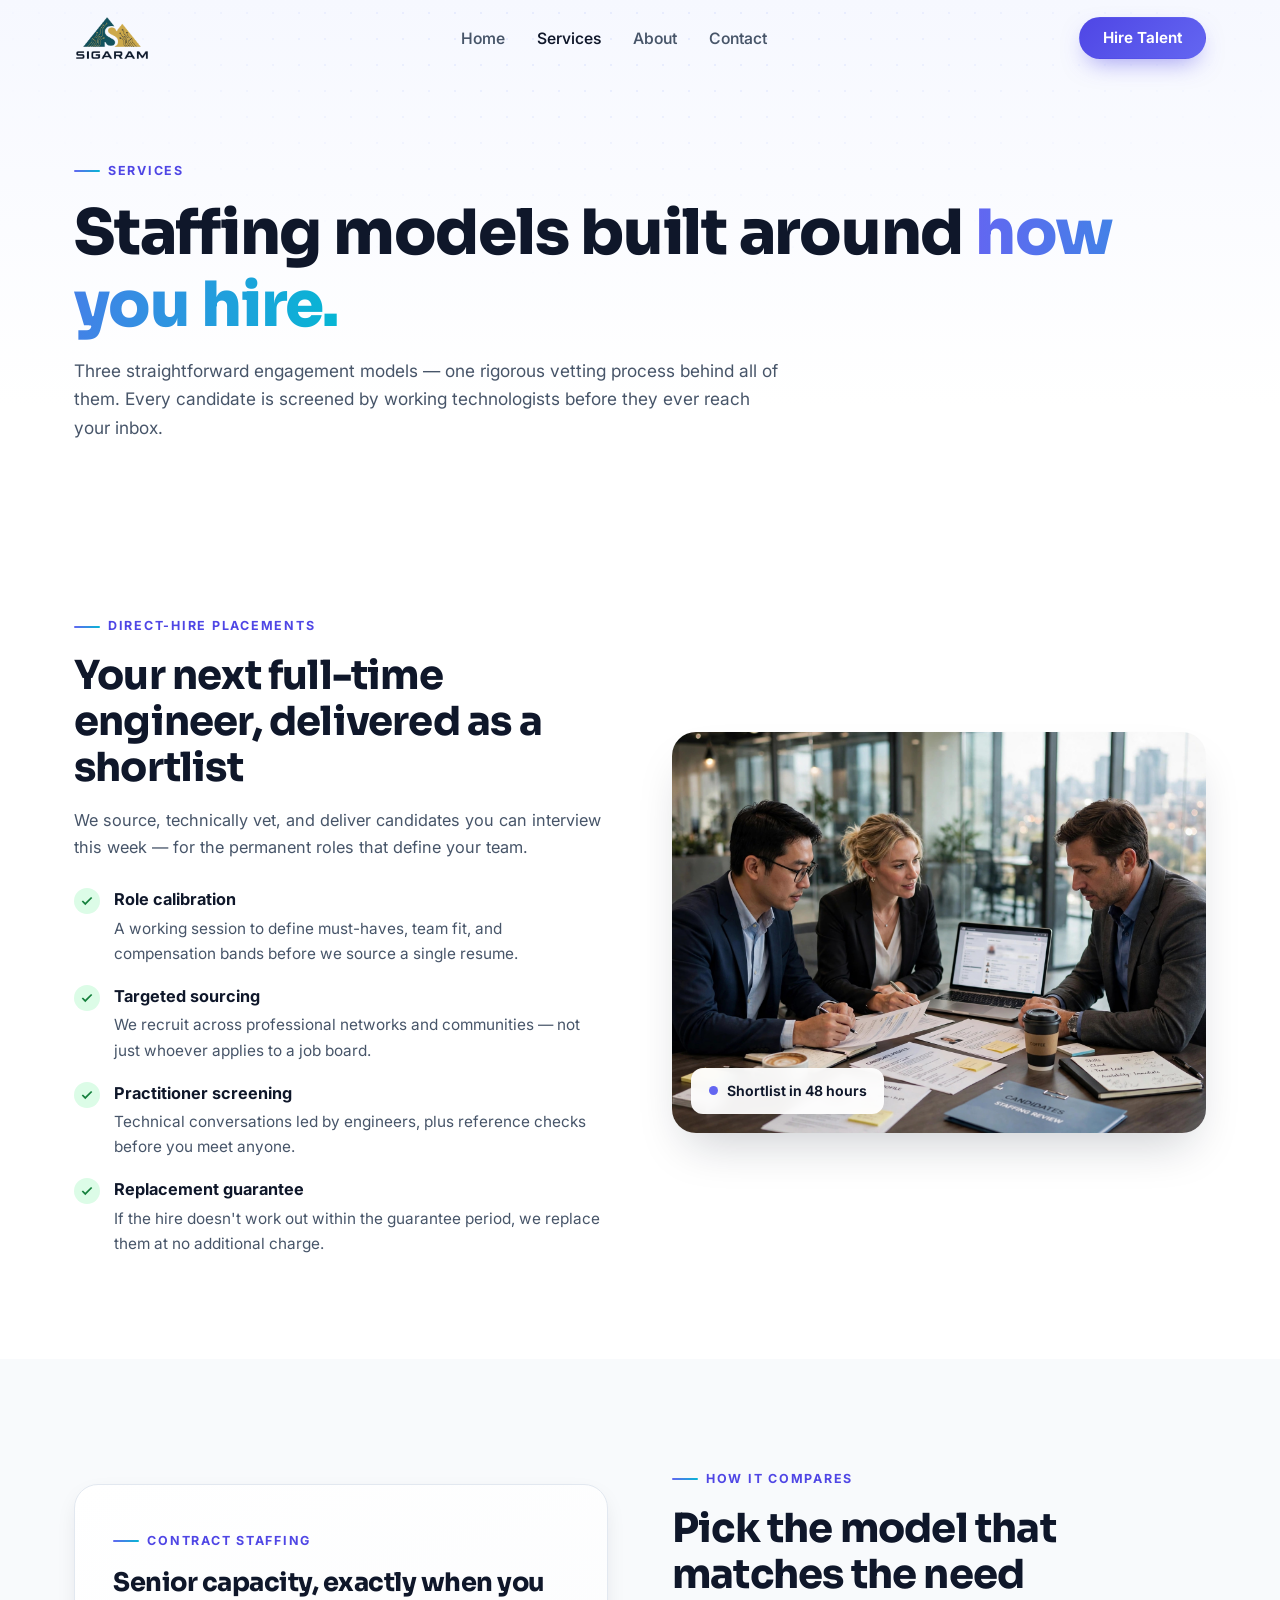
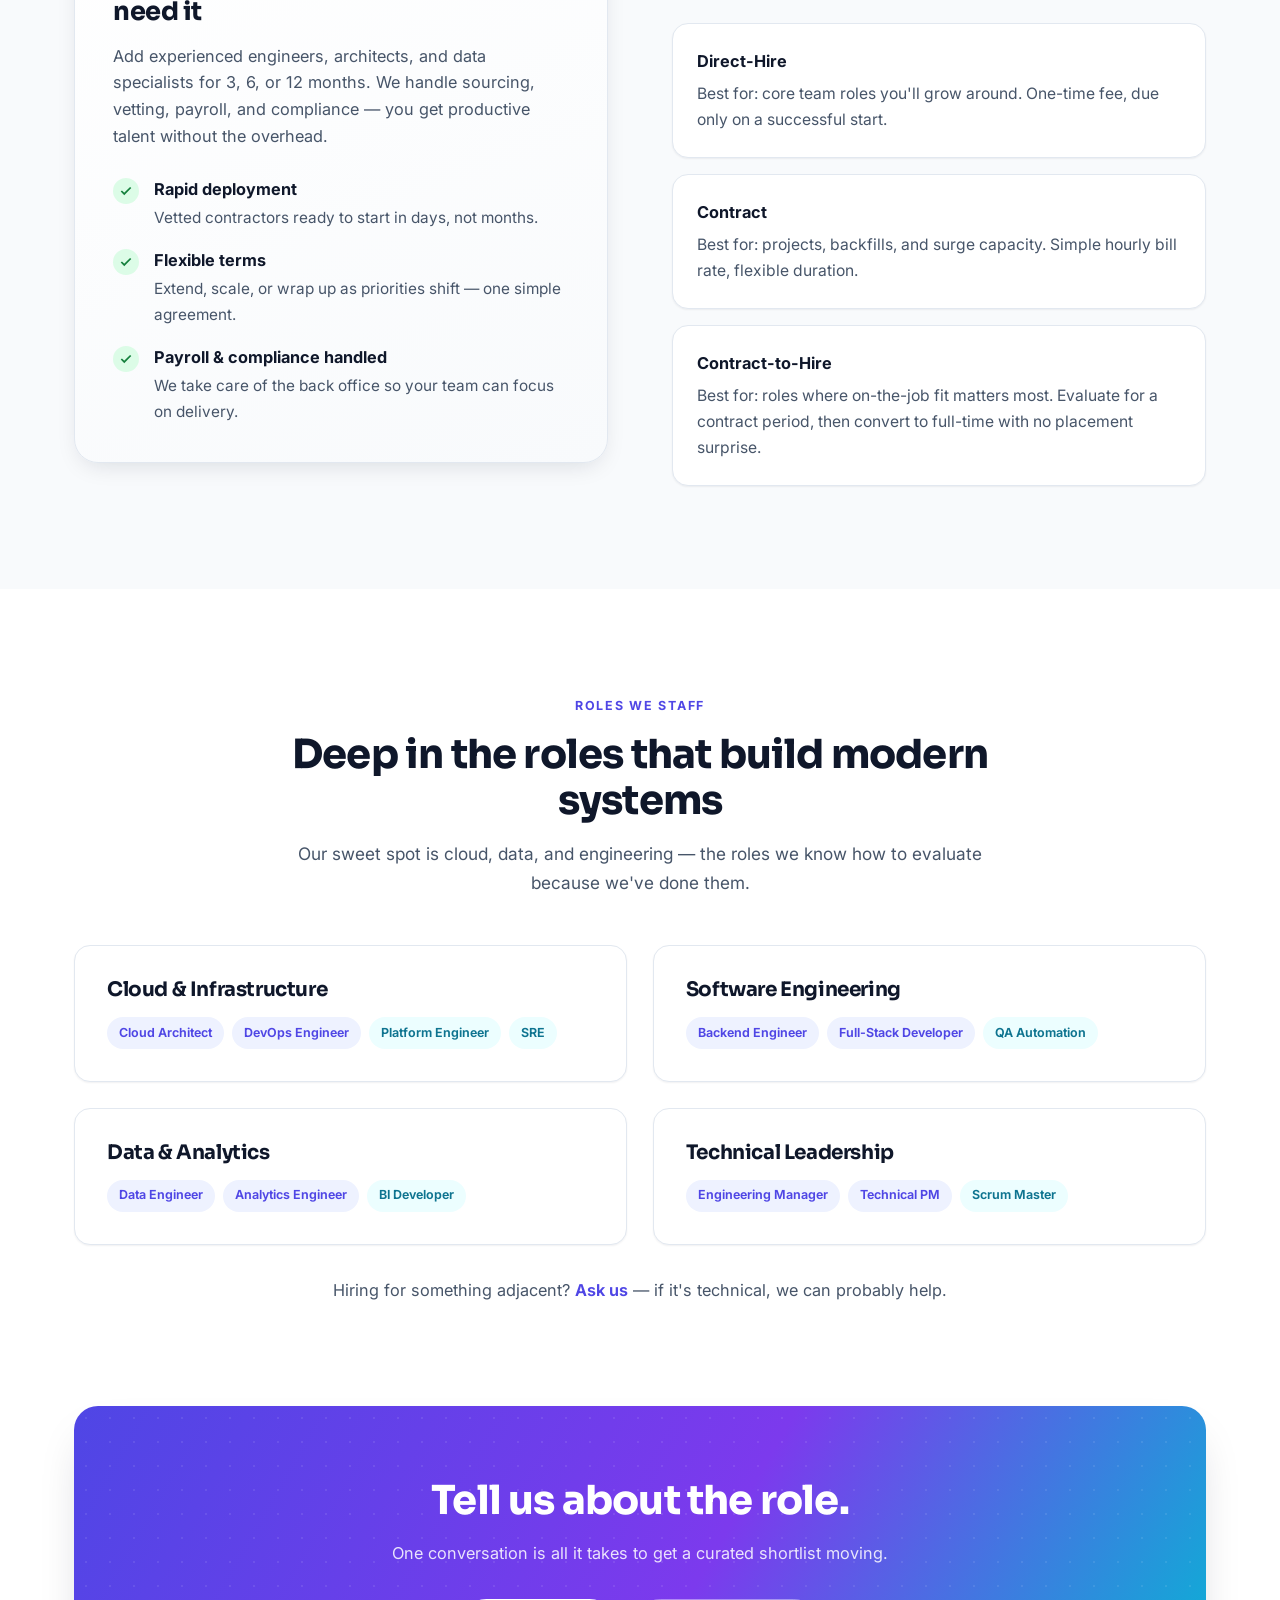
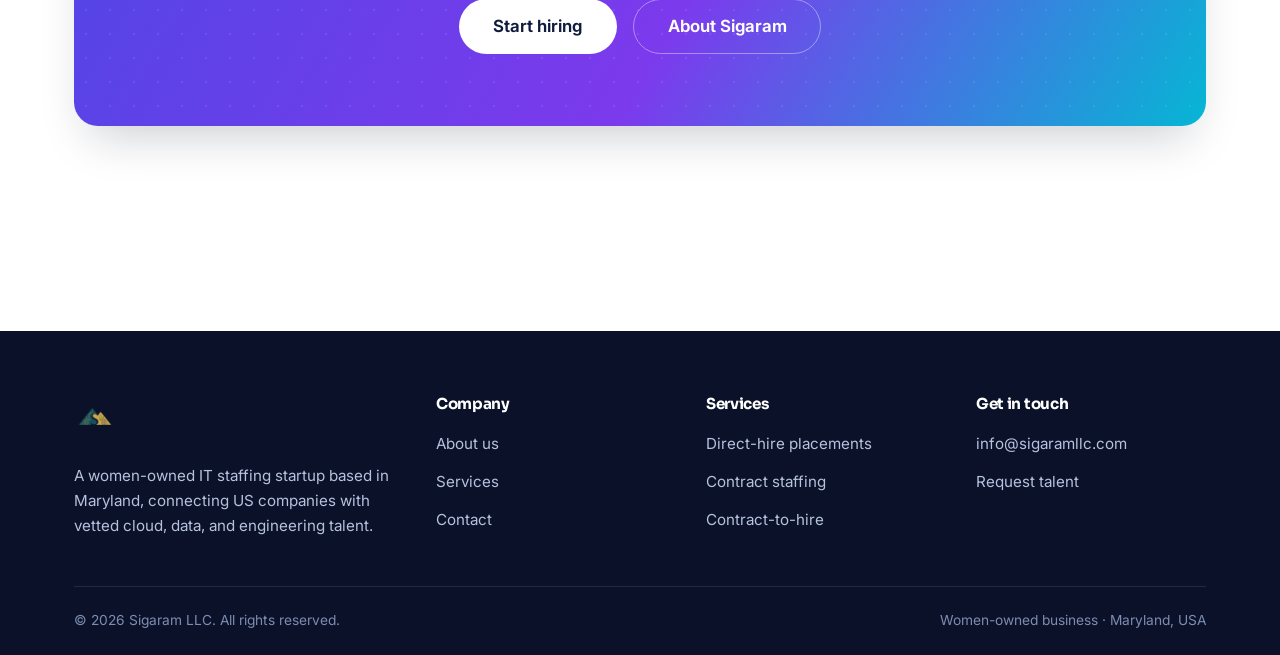
<file: services.html>
<!DOCTYPE html>
<html lang="en">
<head>
  <meta charset="UTF-8">
  <meta name="viewport" content="width=device-width, initial-scale=1.0">
  <title>Services — Direct-Hire, Contract & Contract-to-Hire | Sigaram LLC</title>
  <meta name="description" content="Sigaram LLC offers direct-hire placements, contract staffing, and contract-to-hire for cloud, data, and engineering roles across the US.">
  <link rel="icon" type="image/png" href="images/sigaram-favicon.png">
  <link rel="apple-touch-icon" href="images/sigaram-apple-touch.png">
  <link rel="preconnect" href="https://fonts.googleapis.com">
  <link rel="preconnect" href="https://fonts.gstatic.com" crossorigin>
  <link href="https://fonts.googleapis.com/css2?family=Inter:wght@400;500;600;700&family=Sora:wght@600;700;800&display=swap" rel="stylesheet">
  <link rel="stylesheet" href="css/styles.css">
</head>
<body>

<header class="site-header">
  <div class="container nav-wrap">
    <a class="logo" href="index.html" aria-label="Sigaram LLC — home">
      <img src="images/sigaram-logo.png" alt="Sigaram LLC" class="logo-img">
    </a>
    <nav aria-label="Primary">
      <ul class="nav-links" id="nav-links">
        <li><a href="index.html">Home</a></li>
        <li><a href="services.html">Services</a></li>
        <li><a href="about.html">About</a></li>
        <li><a href="contact.html">Contact</a></li>
      </ul>
    </nav>
    <div class="nav-cta">
      <a class="btn btn-primary" href="contact.html">Hire Talent</a>
      <button class="menu-toggle" aria-label="Open menu" aria-expanded="false"><span></span><span></span><span></span></button>
    </div>
  </div>
</header>

<main>
  <section class="page-hero">
    <div class="container">
      <span class="eyebrow">Services</span>
      <h1 class="display">Staffing models built around <span class="grad-text">how you hire.</span></h1>
      <p>Three straightforward engagement models — one rigorous vetting process behind all of them. Every candidate is screened by working technologists before they ever reach your inbox.</p>
    </div>
  </section>

  <!-- Direct hire -->
  <section class="section" id="direct-hire">
    <div class="container split">
      <div class="reveal">
        <span class="eyebrow">Direct-Hire Placements</span>
        <h2 class="h2">Your next full-time engineer, delivered as a shortlist</h2>
        <p style="color:var(--muted);margin-top:1rem">We source, technically vet, and deliver candidates you can interview this week — for the permanent roles that define your team.</p>
        <ul class="check-list">
          <li><span class="ck"><svg width="14" height="14" viewBox="0 0 24 24" fill="none" stroke="currentColor" stroke-width="3"><path d="M20 6L9 17l-5-5"/></svg></span><div><b>Role calibration</b><p>A working session to define must-haves, team fit, and compensation bands before we source a single resume.</p></div></li>
          <li><span class="ck"><svg width="14" height="14" viewBox="0 0 24 24" fill="none" stroke="currentColor" stroke-width="3"><path d="M20 6L9 17l-5-5"/></svg></span><div><b>Targeted sourcing</b><p>We recruit across professional networks and communities — not just whoever applies to a job board.</p></div></li>
          <li><span class="ck"><svg width="14" height="14" viewBox="0 0 24 24" fill="none" stroke="currentColor" stroke-width="3"><path d="M20 6L9 17l-5-5"/></svg></span><div><b>Practitioner screening</b><p>Technical conversations led by engineers, plus reference checks before you meet anyone.</p></div></li>
          <li><span class="ck"><svg width="14" height="14" viewBox="0 0 24 24" fill="none" stroke="currentColor" stroke-width="3"><path d="M20 6L9 17l-5-5"/></svg></span><div><b>Replacement guarantee</b><p>If the hire doesn't work out within the guarantee period, we replace them at no additional charge.</p></div></li>
        </ul>
      </div>
      <div class="reveal reveal-d1">
        <div class="img-frame">
          <img src="images/client-meeting.jpg" alt="Staffing consultants reviewing candidate profiles with a client" loading="lazy">
          <div class="img-badge"><span class="dot"></span>Shortlist in 48 hours</div>
        </div>
      </div>
    </div>
  </section>

  <!-- Contract -->
  <section class="section section-soft" id="contract">
    <div class="container split">
      <div class="reveal reveal-d1">
        <div class="panel">
          <span class="eyebrow">Contract Staffing</span>
          <h3 class="h2" style="font-size:1.6rem;margin-bottom:1rem">Senior capacity, exactly when you need it</h3>
          <p style="color:var(--muted)">Add experienced engineers, architects, and data specialists for 3, 6, or 12 months. We handle sourcing, vetting, payroll, and compliance — you get productive talent without the overhead.</p>
          <ul class="check-list">
            <li><span class="ck"><svg width="14" height="14" viewBox="0 0 24 24" fill="none" stroke="currentColor" stroke-width="3"><path d="M20 6L9 17l-5-5"/></svg></span><div><b>Rapid deployment</b><p>Vetted contractors ready to start in days, not months.</p></div></li>
            <li><span class="ck"><svg width="14" height="14" viewBox="0 0 24 24" fill="none" stroke="currentColor" stroke-width="3"><path d="M20 6L9 17l-5-5"/></svg></span><div><b>Flexible terms</b><p>Extend, scale, or wrap up as priorities shift — one simple agreement.</p></div></li>
            <li><span class="ck"><svg width="14" height="14" viewBox="0 0 24 24" fill="none" stroke="currentColor" stroke-width="3"><path d="M20 6L9 17l-5-5"/></svg></span><div><b>Payroll &amp; compliance handled</b><p>We take care of the back office so your team can focus on delivery.</p></div></li>
          </ul>
        </div>
      </div>
      <div class="reveal">
        <span class="eyebrow">How it compares</span>
        <h2 class="h2">Pick the model that matches the need</h2>
        <div style="display:grid;gap:1rem;margin-top:1.6rem">
          <div class="card" style="padding:1.5rem"><b>Direct-Hire</b><p style="margin-top:.4rem">Best for: core team roles you'll grow around. One-time fee, due only on a successful start.</p></div>
          <div class="card" style="padding:1.5rem"><b>Contract</b><p style="margin-top:.4rem">Best for: projects, backfills, and surge capacity. Simple hourly bill rate, flexible duration.</p></div>
          <div class="card" style="padding:1.5rem" id="contract-to-hire"><b>Contract-to-Hire</b><p style="margin-top:.4rem">Best for: roles where on-the-job fit matters most. Evaluate for a contract period, then convert to full-time with no placement surprise.</p></div>
        </div>
      </div>
    </div>
  </section>

  <!-- Roles -->
  <section class="section">
    <div class="container">
      <div class="section-head center reveal">
        <span class="eyebrow">Roles we staff</span>
        <h2 class="h2">Deep in the roles that build modern systems</h2>
        <p>Our sweet spot is cloud, data, and engineering — the roles we know how to evaluate because we've done them.</p>
      </div>
      <div class="grid-2">
        <div class="card reveal">
          <h3 class="h3">Cloud &amp; Infrastructure</h3>
          <div class="mc-tags" style="margin:1rem 0 0"><span class="tag">Cloud Architect</span><span class="tag">DevOps Engineer</span><span class="tag teal">Platform Engineer</span><span class="tag teal">SRE</span></div>
        </div>
        <div class="card reveal reveal-d1">
          <h3 class="h3">Software Engineering</h3>
          <div class="mc-tags" style="margin:1rem 0 0"><span class="tag">Backend Engineer</span><span class="tag">Full-Stack Developer</span><span class="tag teal">QA Automation</span></div>
        </div>
        <div class="card reveal">
          <h3 class="h3">Data &amp; Analytics</h3>
          <div class="mc-tags" style="margin:1rem 0 0"><span class="tag">Data Engineer</span><span class="tag">Analytics Engineer</span><span class="tag teal">BI Developer</span></div>
        </div>
        <div class="card reveal reveal-d1">
          <h3 class="h3">Technical Leadership</h3>
          <div class="mc-tags" style="margin:1rem 0 0"><span class="tag">Engineering Manager</span><span class="tag">Technical PM</span><span class="tag teal">Scrum Master</span></div>
        </div>
      </div>
      <p class="reveal" style="text-align:center;color:var(--muted);margin-top:2rem">Hiring for something adjacent? <a href="contact.html" style="font-weight:650">Ask us</a> — if it's technical, we can probably help.</p>
    </div>
  </section>

  <!-- CTA -->
  <section class="section" style="padding-top:0">
    <div class="container">
      <div class="cta-band reveal">
        <h2 class="h2">Tell us about the role.</h2>
        <p>One conversation is all it takes to get a curated shortlist moving.</p>
        <div class="hero-actions">
          <a class="btn btn-light btn-lg" href="contact.html">Start hiring</a>
          <a class="btn btn-outline-light btn-lg" href="about.html">About Sigaram</a>
        </div>
      </div>
    </div>
  </section>
</main>

<footer class="site-footer">
  <div class="container">
    <div class="footer-grid">
      <div class="footer-brand">
        <a class="logo" href="index.html"><img src="images/sigaram-mark.png" alt="Sigaram LLC" class="footer-logo"></a>
        <p>A women-owned IT staffing startup based in Maryland, connecting US companies with vetted cloud, data, and engineering talent.</p>
      </div>
      <div>
        <h4>Company</h4>
        <ul class="footer-links">
          <li><a href="about.html">About us</a></li>
          <li><a href="services.html">Services</a></li>
          <li><a href="contact.html">Contact</a></li>
        </ul>
      </div>
      <div>
        <h4>Services</h4>
        <ul class="footer-links">
          <li><a href="services.html#direct-hire">Direct-hire placements</a></li>
          <li><a href="services.html#contract">Contract staffing</a></li>
          <li><a href="services.html#contract-to-hire">Contract-to-hire</a></li>
        </ul>
      </div>
      <div>
        <h4>Get in touch</h4>
        <ul class="footer-links">
          <li><a href="mailto:info@sigaramllc.com">info@sigaramllc.com</a></li>
          <li><a href="contact.html">Request talent</a></li>
        </ul>
      </div>
    </div>
    <div class="footer-bottom">
      <span>© <span data-year></span> Sigaram LLC. All rights reserved.</span>
      <span>Women-owned business · Maryland, USA</span>
    </div>
  </div>
</footer>

<script src="js/main.js"></script>
</body>
</html>
</file>
<file: css/styles.css>
/* ============================================================
   Design system — modern, clean, professional staffing agency
   Palette: deep navy + indigo/cyan accents on soft neutrals
   ============================================================ */

:root {
  --navy-950: #0a1128;
  --navy-900: #0f1b3d;
  --navy-800: #16255c;
  --brand-600: #4f46e5;
  --brand-500: #6366f1;
  --brand-100: #eef2ff;
  --accent-500: #06b6d4;
  --accent-100: #ecfeff;
  --ink: #0f172a;
  --muted: #475569;
  --faint: #64748b;
  --line: #e2e8f0;
  --bg: #ffffff;
  --bg-soft: #f8fafc;
  --bg-tint: #f1f5f9;
  --radius: 16px;
  --radius-lg: 24px;
  --shadow-sm: 0 1px 2px rgba(15, 23, 42, .06);
  --shadow-md: 0 8px 24px -8px rgba(15, 23, 42, .15);
  --shadow-lg: 0 24px 48px -16px rgba(15, 23, 42, .22);
  --font-display: "Sora", "Inter", system-ui, -apple-system, "Segoe UI", sans-serif;
  --font-body: "Inter", system-ui, -apple-system, "Segoe UI", sans-serif;
  --container: 1180px;
}

/* ---------- Base ---------- */
*, *::before, *::after { box-sizing: border-box; margin: 0; padding: 0; }

html { scroll-behavior: smooth; }

body {
  font-family: var(--font-body);
  color: var(--ink);
  background: var(--bg);
  line-height: 1.65;
  font-size: 1.02rem;
  -webkit-font-smoothing: antialiased;
  overflow-x: hidden;
}

img { max-width: 100%; display: block; }
a { color: var(--brand-600); text-decoration: none; }
a:hover { text-decoration: underline; }

.container { max-width: var(--container); margin: 0 auto; padding: 0 1.5rem; }

h1, h2, h3, h4 { font-family: var(--font-display); line-height: 1.15; letter-spacing: -0.02em; color: var(--ink); }

.display { font-size: clamp(2.4rem, 5vw, 3.9rem); font-weight: 800; }
.h2 { font-size: clamp(1.7rem, 3.4vw, 2.5rem); font-weight: 750; }
.h3 { font-size: 1.25rem; font-weight: 700; }

.lead { font-size: clamp(1.05rem, 1.6vw, 1.25rem); color: var(--muted); max-width: 42rem; }

.grad-text {
  background: linear-gradient(92deg, var(--brand-500), var(--accent-500));
  -webkit-background-clip: text; background-clip: text; color: transparent;
}

.eyebrow {
  display: inline-flex; align-items: center; gap: .5rem;
  font-size: .78rem; font-weight: 700; letter-spacing: .14em; text-transform: uppercase;
  color: var(--brand-600); margin-bottom: 1rem;
}
.eyebrow::before { content: ""; width: 26px; height: 2px; background: linear-gradient(90deg, var(--brand-500), var(--accent-500)); border-radius: 2px; }

.section { padding: clamp(4rem, 8vw, 6.5rem) 0; }
.section-soft { background: var(--bg-soft); }
.section-head { max-width: 46rem; margin-bottom: 3rem; }
.section-head.center { text-align: center; margin-left: auto; margin-right: auto; }
.section-head.center .eyebrow::before { display: none; }
.section-head p { color: var(--muted); margin-top: 1rem; font-size: 1.08rem; }

/* ---------- Buttons ---------- */
.btn {
  display: inline-flex; align-items: center; justify-content: center; gap: .55rem;
  font-weight: 650; font-size: 1rem; line-height: 1;
  padding: 1rem 1.7rem; border-radius: 999px; border: 1px solid transparent;
  cursor: pointer; transition: transform .18s ease, box-shadow .18s ease, background .18s ease;
  text-decoration: none !important; white-space: nowrap;
}
.btn:hover { transform: translateY(-2px); }
.btn:active { transform: translateY(0); }
.btn-primary {
  background: linear-gradient(135deg, var(--brand-600), var(--brand-500));
  color: #fff; box-shadow: 0 10px 24px -8px rgba(79, 70, 229, .55);
}
.btn-primary:hover { box-shadow: 0 16px 32px -8px rgba(79, 70, 229, .6); }
.btn-ghost { background: #fff; color: var(--ink); border-color: var(--line); box-shadow: var(--shadow-sm); }
.btn-ghost:hover { border-color: var(--brand-500); color: var(--brand-600); }
.btn-light { background: #fff; color: var(--navy-900); }
.btn-outline-light { border-color: rgba(255,255,255,.4); color: #fff; }
.btn-outline-light:hover { border-color: #fff; background: rgba(255,255,255,.08); }
.btn-lg { padding: 1.15rem 2.1rem; font-size: 1.05rem; }

/* ---------- Header ---------- */
.site-header {
  position: fixed; inset: 0 0 auto 0; z-index: 100;
  transition: background .25s ease, box-shadow .25s ease, backdrop-filter .25s ease;
}
.site-header .nav-wrap {
  display: flex; align-items: center; justify-content: space-between;
  height: 76px;
}
.site-header.scrolled {
  background: rgba(255, 255, 255, .86);
  -webkit-backdrop-filter: blur(14px); backdrop-filter: blur(14px);
  box-shadow: var(--shadow-sm);
}
.logo { display: inline-flex; align-items: center; gap: .65rem; font-family: var(--font-display); font-weight: 800; font-size: 1.2rem; color: var(--ink); text-decoration: none !important; }
.logo-mark {
  width: 38px; height: 38px; border-radius: 11px; display: grid; place-items: center;
  background: linear-gradient(135deg, var(--brand-600), var(--accent-500));
  color: #fff; font-weight: 800; font-size: 1.05rem;
  box-shadow: 0 6px 16px -4px rgba(79, 70, 229, .5);
}
.nav-links { display: flex; align-items: center; gap: 2rem; list-style: none; }
.nav-links a { color: var(--muted); font-weight: 550; font-size: .98rem; text-decoration: none !important; transition: color .15s; }
.nav-links a:hover, .nav-links a.active { color: var(--ink); }
.nav-cta { display: flex; align-items: center; gap: 1rem; }
.nav-cta .btn { padding: .8rem 1.45rem; font-size: .95rem; }
.menu-toggle { display: none; background: none; border: 0; cursor: pointer; padding: .5rem; }
.menu-toggle span { display: block; width: 24px; height: 2px; background: var(--ink); border-radius: 2px; margin: 5px 0; transition: .2s; }

/* ---------- Hero ---------- */
.hero {
  position: relative; padding: calc(76px + clamp(3.5rem, 7vw, 6rem)) 0 clamp(4rem, 7vw, 6rem);
  overflow: hidden; background: linear-gradient(180deg, #f6f8ff 0%, #fff 78%);
}
.hero::before {
  content: ""; position: absolute; inset: 0; pointer-events: none;
  background-image: radial-gradient(circle, #c7d2fe 1px, transparent 1px);
  background-size: 26px 26px; opacity: .35;
  -webkit-mask-image: radial-gradient(ellipse 90% 70% at 50% 0%, #000 30%, transparent 75%);
  mask-image: radial-gradient(ellipse 90% 70% at 50% 0%, #000 30%, transparent 75%);
}
.blob { position: absolute; border-radius: 50%; filter: blur(90px); opacity: .5; pointer-events: none; }
.blob-1 { width: 480px; height: 480px; background: #c7d2fe; top: -160px; right: -120px; }
.blob-2 { width: 380px; height: 380px; background: #a5f3fc; bottom: -180px; left: -120px; opacity: .4; }

.hero-grid { position: relative; display: grid; grid-template-columns: 1.05fr .95fr; gap: 4rem; align-items: center; }
.hero-copy p.lead { margin: 1.4rem 0 2.2rem; }
.hero-actions { display: flex; gap: 1rem; flex-wrap: wrap; margin-bottom: 2.8rem; }
.hero-proof { display: flex; gap: 2.2rem; flex-wrap: wrap; }
.hero-proof .stat b { display: block; font-family: var(--font-display); font-size: 1.6rem; font-weight: 800; color: var(--ink); }
.hero-proof .stat span { font-size: .88rem; color: var(--faint); }

/* Floating visual card in hero */
.hero-visual { position: relative; }
.match-card {
  position: relative; background: #fff; border: 1px solid var(--line);
  border-radius: var(--radius-lg); box-shadow: var(--shadow-lg);
  padding: 1.6rem; max-width: 420px; margin-left: auto;
}
.match-card .mc-head { display: flex; align-items: center; gap: .8rem; margin-bottom: 1.2rem; }
.avatar {
  width: 52px; height: 52px; border-radius: 50%; display: grid; place-items: center;
  background: linear-gradient(135deg, var(--brand-100), var(--accent-100));
  font-family: var(--font-display); font-weight: 800; color: var(--brand-600);
  border: 2px solid #fff; box-shadow: var(--shadow-sm); font-size: 1.05rem;
}
.mc-head b { display: block; font-size: 1.02rem; }
.mc-head span { font-size: .85rem; color: var(--faint); }
.mc-tags { display: flex; flex-wrap: wrap; gap: .5rem; margin-bottom: 1.2rem; }
.tag {
  font-size: .78rem; font-weight: 650; padding: .35rem .75rem; border-radius: 999px;
  background: var(--brand-100); color: var(--brand-600);
}
.tag.teal { background: var(--accent-100); color: #0e7490; }
.mc-row { display: flex; justify-content: space-between; align-items: center; padding: .7rem 0; border-top: 1px solid var(--line); font-size: .92rem; }
.mc-row span { color: var(--faint); }
.mc-row b { font-weight: 700; }
.match-score {
  margin-top: 1rem; background: linear-gradient(135deg, var(--navy-900), var(--navy-800));
  color: #fff; border-radius: 14px; padding: 1rem 1.2rem;
  display: flex; justify-content: space-between; align-items: center;
}
.match-score b { font-family: var(--font-display); font-size: 1.5rem; }
.match-score span { font-size: .82rem; opacity: .75; }
.float-chip {
  position: absolute; background: #fff; border: 1px solid var(--line); border-radius: 14px;
  box-shadow: var(--shadow-md); padding: .7rem 1rem; font-size: .85rem; font-weight: 650;
  display: flex; align-items: center; gap: .55rem; animation: float 5s ease-in-out infinite;
}
.float-chip .dot { width: 9px; height: 9px; border-radius: 50%; background: #22c55e; box-shadow: 0 0 0 4px rgba(34,197,94,.18); }
.chip-1 { top: -22px; left: 6%; }
.chip-2 { bottom: -20px; right: 4%; animation-delay: 2.4s; }
@keyframes float { 0%,100% { transform: translateY(0); } 50% { transform: translateY(-10px); } }

/* ---------- Trust strip ---------- */
.trust { border-top: 1px solid var(--line); border-bottom: 1px solid var(--line); background: #fff; }
.trust-inner { display: flex; align-items: center; justify-content: center; gap: 3rem; flex-wrap: wrap; padding: 1.4rem 1.5rem; }
.trust-inner span { font-size: .85rem; font-weight: 700; letter-spacing: .12em; text-transform: uppercase; color: var(--faint); }
.trust-inner .t-item { display: flex; align-items: center; gap: .6rem; color: var(--muted); font-weight: 600; font-size: .95rem; }
.trust-inner .t-item svg { flex: none; }

/* ---------- Cards / grids ---------- */
.grid-3 { display: grid; grid-template-columns: repeat(3, 1fr); gap: 1.6rem; }
.grid-2 { display: grid; grid-template-columns: repeat(2, 1fr); gap: 1.6rem; }

.card {
  background: #fff; border: 1px solid var(--line); border-radius: var(--radius);
  padding: 2rem; box-shadow: var(--shadow-sm);
  transition: transform .2s ease, box-shadow .2s ease, border-color .2s ease;
  position: relative; overflow: hidden;
}
.card:hover { transform: translateY(-6px); box-shadow: var(--shadow-md); border-color: #c7d2fe; }
.card .icon {
  width: 52px; height: 52px; border-radius: 14px; display: grid; place-items: center;
  background: linear-gradient(135deg, var(--brand-100), var(--accent-100)); margin-bottom: 1.3rem;
}
.card h3 { margin-bottom: .6rem; }
.card p { color: var(--muted); font-size: .98rem; }
.card .card-link { display: inline-flex; align-items: center; gap: .4rem; margin-top: 1.1rem; font-weight: 650; font-size: .95rem; }

/* ---------- Dark stats band ---------- */
.band-dark {
  background: radial-gradient(1200px 500px at 20% -10%, #1c2c6e 0%, transparent 60%),
              radial-gradient(900px 420px at 90% 110%, #0e5f73 0%, transparent 55%),
              linear-gradient(180deg, var(--navy-950), var(--navy-900));
  color: #fff; border-radius: var(--radius-lg);
  padding: clamp(2.5rem, 5vw, 4rem);
  display: grid; grid-template-columns: repeat(4, 1fr); gap: 2rem;
  box-shadow: var(--shadow-lg); position: relative; overflow: hidden;
}
.band-dark .bstat b { display: block; font-family: var(--font-display); font-size: clamp(1.9rem, 3vw, 2.6rem); font-weight: 800; background: linear-gradient(92deg, #a5b4fc, #67e8f9); -webkit-background-clip: text; background-clip: text; color: transparent; }
.band-dark .bstat span { color: #b6c2dd; font-size: .92rem; }

/* ---------- Process steps ---------- */
.steps { display: grid; grid-template-columns: repeat(4, 1fr); gap: 1.6rem; counter-reset: step; position: relative; }
.step { position: relative; padding-top: 1rem; }
.step .n {
  width: 46px; height: 46px; border-radius: 50%; display: grid; place-items: center;
  font-family: var(--font-display); font-weight: 800; color: #fff;
  background: linear-gradient(135deg, var(--brand-600), var(--accent-500));
  box-shadow: 0 8px 18px -6px rgba(79,70,229,.5); margin-bottom: 1.1rem;
}
.step h3 { margin-bottom: .5rem; font-size: 1.08rem; }
.step p { color: var(--muted); font-size: .95rem; }

/* ---------- Split (why us) ---------- */
.split { display: grid; grid-template-columns: 1fr 1fr; gap: 4rem; align-items: center; }
.check-list { list-style: none; margin-top: 1.6rem; display: grid; gap: 1.05rem; }
.check-list li { display: flex; gap: .9rem; align-items: flex-start; }
.check-list .ck {
  flex: none; width: 26px; height: 26px; border-radius: 50%; display: grid; place-items: center;
  background: #dcfce7; color: #15803d; margin-top: 2px;
}
.check-list b { display: block; margin-bottom: .15rem; }
.check-list p { color: var(--muted); font-size: .96rem; }
.panel {
  background: linear-gradient(160deg, #fff, var(--bg-soft));
  border: 1px solid var(--line); border-radius: var(--radius-lg);
  padding: 2.4rem; box-shadow: var(--shadow-md);
}

/* ---------- FAQ ---------- */
.faq { max-width: 46rem; margin: 0 auto; }
.faq-item { border: 1px solid var(--line); border-radius: 14px; margin-bottom: .9rem; background: #fff; overflow: hidden; transition: box-shadow .2s; }
.faq-item.open { box-shadow: var(--shadow-md); border-color: #c7d2fe; }
.faq-q { width: 100%; background: none; border: 0; cursor: pointer; display: flex; justify-content: space-between; align-items: center; gap: 1rem; padding: 1.25rem 1.5rem; font-size: 1.02rem; font-weight: 650; color: var(--ink); text-align: left; font-family: var(--font-body); }
.faq-q .plus { flex: none; width: 30px; height: 30px; border-radius: 50%; background: var(--brand-100); color: var(--brand-600); display: grid; place-items: center; font-size: 1.2rem; transition: transform .25s; }
.faq-item.open .plus { transform: rotate(45deg); }
.faq-a { max-height: 0; overflow: hidden; transition: max-height .3s ease; }
.faq-a p { padding: 0 1.5rem 1.4rem; color: var(--muted); font-size: .98rem; }

/* ---------- CTA band ---------- */
.cta-band {
  background: linear-gradient(120deg, var(--brand-600), #7c3aed 55%, var(--accent-500));
  border-radius: var(--radius-lg); padding: clamp(2.8rem, 6vw, 4.5rem);
  text-align: center; color: #fff; position: relative; overflow: hidden; box-shadow: var(--shadow-lg);
}
.cta-band::before { content: ""; position: absolute; inset: 0; background-image: radial-gradient(circle, rgba(255,255,255,.35) 1px, transparent 1px); background-size: 24px 24px; opacity: .25; }
.cta-band h2 { color: #fff; margin-bottom: 1rem; position: relative; }
.cta-band p { color: rgba(255,255,255,.85); max-width: 36rem; margin: 0 auto 2rem; position: relative; }
.cta-band .hero-actions { justify-content: center; margin: 0; position: relative; }

/* ---------- Page hero (inner pages) ---------- */
.page-hero { padding: calc(76px + clamp(3rem, 6vw, 5rem)) 0 clamp(2.5rem, 5vw, 4rem); background: linear-gradient(180deg, #f6f8ff 0%, #fff 80%); position: relative; overflow: hidden; }
.page-hero::before { content: ""; position: absolute; inset: 0; background-image: radial-gradient(circle, #c7d2fe 1px, transparent 1px); background-size: 26px 26px; opacity: .3; -webkit-mask-image: radial-gradient(ellipse 80% 80% at 50% 0%, #000 20%, transparent 70%); mask-image: radial-gradient(ellipse 80% 80% at 50% 0%, #000 20%, transparent 70%); }
.page-hero .container { position: relative; }
.page-hero p { color: var(--muted); max-width: 44rem; margin-top: 1rem; font-size: 1.08rem; }

/* ---------- Contact ---------- */
.contact-grid { display: grid; grid-template-columns: 1.1fr .9fr; gap: 2rem; align-items: start; }
.form-card { background: #fff; border: 1px solid var(--line); border-radius: var(--radius-lg); padding: clamp(1.6rem, 3vw, 2.6rem); box-shadow: var(--shadow-md); }
.field { margin-bottom: 1.2rem; }
.field label { display: block; font-weight: 600; font-size: .92rem; margin-bottom: .45rem; }
.field input, .field select, .field textarea {
  width: 100%; padding: .9rem 1.05rem; border: 1.5px solid var(--line); border-radius: 12px;
  font-size: 1rem; font-family: var(--font-body); color: var(--ink); background: #fff;
  transition: border-color .15s, box-shadow .15s;
}
.field input:focus, .field select:focus, .field textarea:focus { outline: none; border-color: var(--brand-500); box-shadow: 0 0 0 4px rgba(99,102,241,.14); }
.field textarea { min-height: 130px; resize: vertical; }
.field-row { display: grid; grid-template-columns: 1fr 1fr; gap: 1.2rem; }
.form-note { font-size: .86rem; color: var(--faint); margin-top: 1rem; }
.form-status { display: none; margin-top: 1.2rem; padding: 1rem 1.2rem; border-radius: 12px; font-size: .95rem; font-weight: 550; }
.form-status.ok { display: block; background: #dcfce7; color: #15803d; }
.form-status.err { display: block; background: #fee2e2; color: #b91c1c; }
.info-card { background: linear-gradient(160deg, var(--navy-900), var(--navy-950)); color: #fff; border-radius: var(--radius-lg); padding: 2.4rem; box-shadow: var(--shadow-md); }
.info-card h3 { color: #fff; margin-bottom: 1.4rem; }
.info-row { display: flex; gap: 1rem; align-items: flex-start; padding: 1rem 0; border-top: 1px solid rgba(255,255,255,.12); }
.info-row:first-of-type { border-top: 0; }
.info-row .ic { flex: none; width: 40px; height: 40px; border-radius: 12px; display: grid; place-items: center; background: rgba(255,255,255,.1); }
.info-row b { display: block; font-size: .95rem; }
.info-row span, .info-row a { color: #b6c2dd; font-size: .93rem; }
.info-row a:hover { color: #fff; }

/* ---------- Footer ---------- */
.site-footer { background: var(--navy-950); color: #b6c2dd; margin-top: clamp(4rem, 8vw, 6.5rem); }
.footer-grid { display: grid; grid-template-columns: 1.4fr 1fr 1fr 1fr; gap: 2.5rem; padding: 4rem 0 3rem; }
.footer-brand p { font-size: .95rem; margin-top: 1rem; max-width: 22rem; }
.footer-brand .logo { color: #fff; }
.site-footer h4 { color: #fff; font-size: .95rem; margin-bottom: 1.1rem; }
.footer-links { list-style: none; display: grid; gap: .7rem; }
.footer-links a { color: #b6c2dd; font-size: .95rem; text-decoration: none !important; }
.footer-links a:hover { color: #fff; }
.footer-bottom { border-top: 1px solid rgba(255,255,255,.1); padding: 1.4rem 0; display: flex; justify-content: space-between; gap: 1rem; flex-wrap: wrap; font-size: .86rem; color: #7d8db1; }

/* ---------- Reveal on scroll ---------- */
.reveal { opacity: 0; transform: translateY(26px); transition: opacity .7s ease, transform .7s cubic-bezier(.16,1,.3,1); }
.reveal.visible { opacity: 1; transform: none; }
.reveal-d1 { transition-delay: .1s; } .reveal-d2 { transition-delay: .2s; } .reveal-d3 { transition-delay: .3s; }
@media (prefers-reduced-motion: reduce) { .reveal { opacity: 1; transform: none; transition: none; } .float-chip { animation: none; } }

/* ---------- Responsive ---------- */
@media (max-width: 1024px) {
  .hero-grid { grid-template-columns: 1fr; gap: 3rem; }
  .match-card { margin: 0 auto; }
  .grid-3 { grid-template-columns: repeat(2, 1fr); }
  .steps { grid-template-columns: repeat(2, 1fr); }
  .band-dark { grid-template-columns: repeat(2, 1fr); }
  .split, .contact-grid { grid-template-columns: 1fr; gap: 2.5rem; }
  .footer-grid { grid-template-columns: 1fr 1fr; }
}
@media (max-width: 768px) {
  .nav-links, .nav-cta .btn { display: none; }
  .menu-toggle { display: block; }
  .nav-links.open {
    display: flex; position: absolute; top: 76px; left: 0; right: 0;
    flex-direction: column; align-items: stretch; gap: 0;
    background: #fff; border-bottom: 1px solid var(--line); box-shadow: var(--shadow-md);
    padding: .8rem 1.5rem 1.4rem;
  }
  .nav-links.open a { padding: .85rem 0; border-top: 1px solid var(--line); font-size: 1.05rem; }
  .menu-toggle.active span:nth-child(1) { transform: translateY(7px) rotate(45deg); }
  .menu-toggle.active span:nth-child(2) { opacity: 0; }
  .menu-toggle.active span:nth-child(3) { transform: translateY(-7px) rotate(-45deg); }
  .grid-3, .grid-2 { grid-template-columns: 1fr; }
  .field-row { grid-template-columns: 1fr; }
  .chip-1 { left: 0; } .chip-2 { right: 0; }
}
@media (max-width: 560px) {
  .band-dark { grid-template-columns: 1fr 1fr; padding: 2rem 1.4rem; }
  .steps { grid-template-columns: 1fr; }
  .footer-grid { grid-template-columns: 1fr; }
  .hero-actions .btn { width: 100%; }
}

/* ---------- Image frames ---------- */
.img-frame { position: relative; border-radius: var(--radius-lg); overflow: hidden; box-shadow: var(--shadow-lg); }
.img-frame img { width: 100%; height: 100%; object-fit: cover; display: block; aspect-ratio: 4 / 3; }
.img-badge {
  position: absolute; left: 1.2rem; bottom: 1.2rem;
  background: rgba(255, 255, 255, .94); -webkit-backdrop-filter: blur(6px); backdrop-filter: blur(6px);
  border-radius: 12px; padding: .7rem 1.1rem; font-size: .88rem; font-weight: 650; color: var(--ink);
  box-shadow: var(--shadow-md); display: flex; align-items: center; gap: .55rem;
}
.img-badge .dot { width: 9px; height: 9px; border-radius: 50%; background: var(--brand-500); }

/* Logo images */
.logo-img{height:46px;width:auto;display:block}
.footer-logo{height:42px;width:auto;display:block;margin-bottom:.6rem}
</file>
